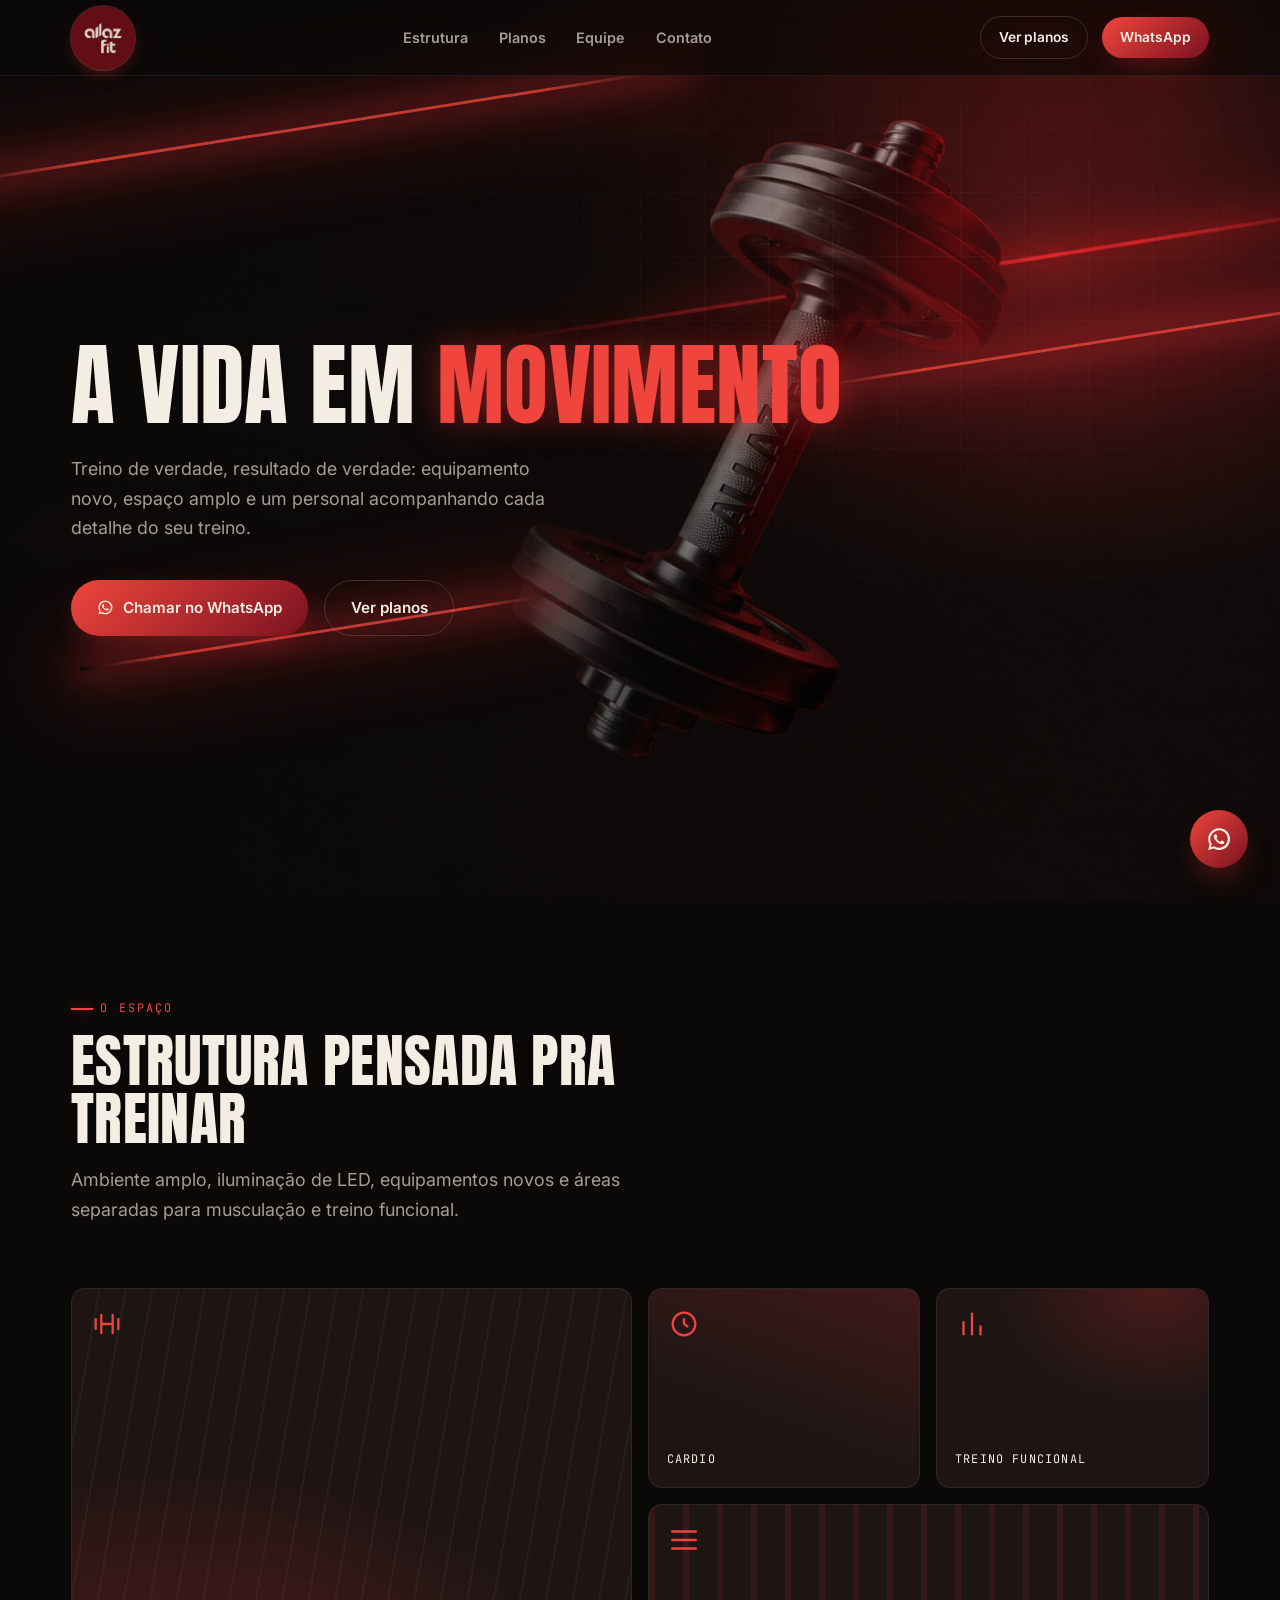
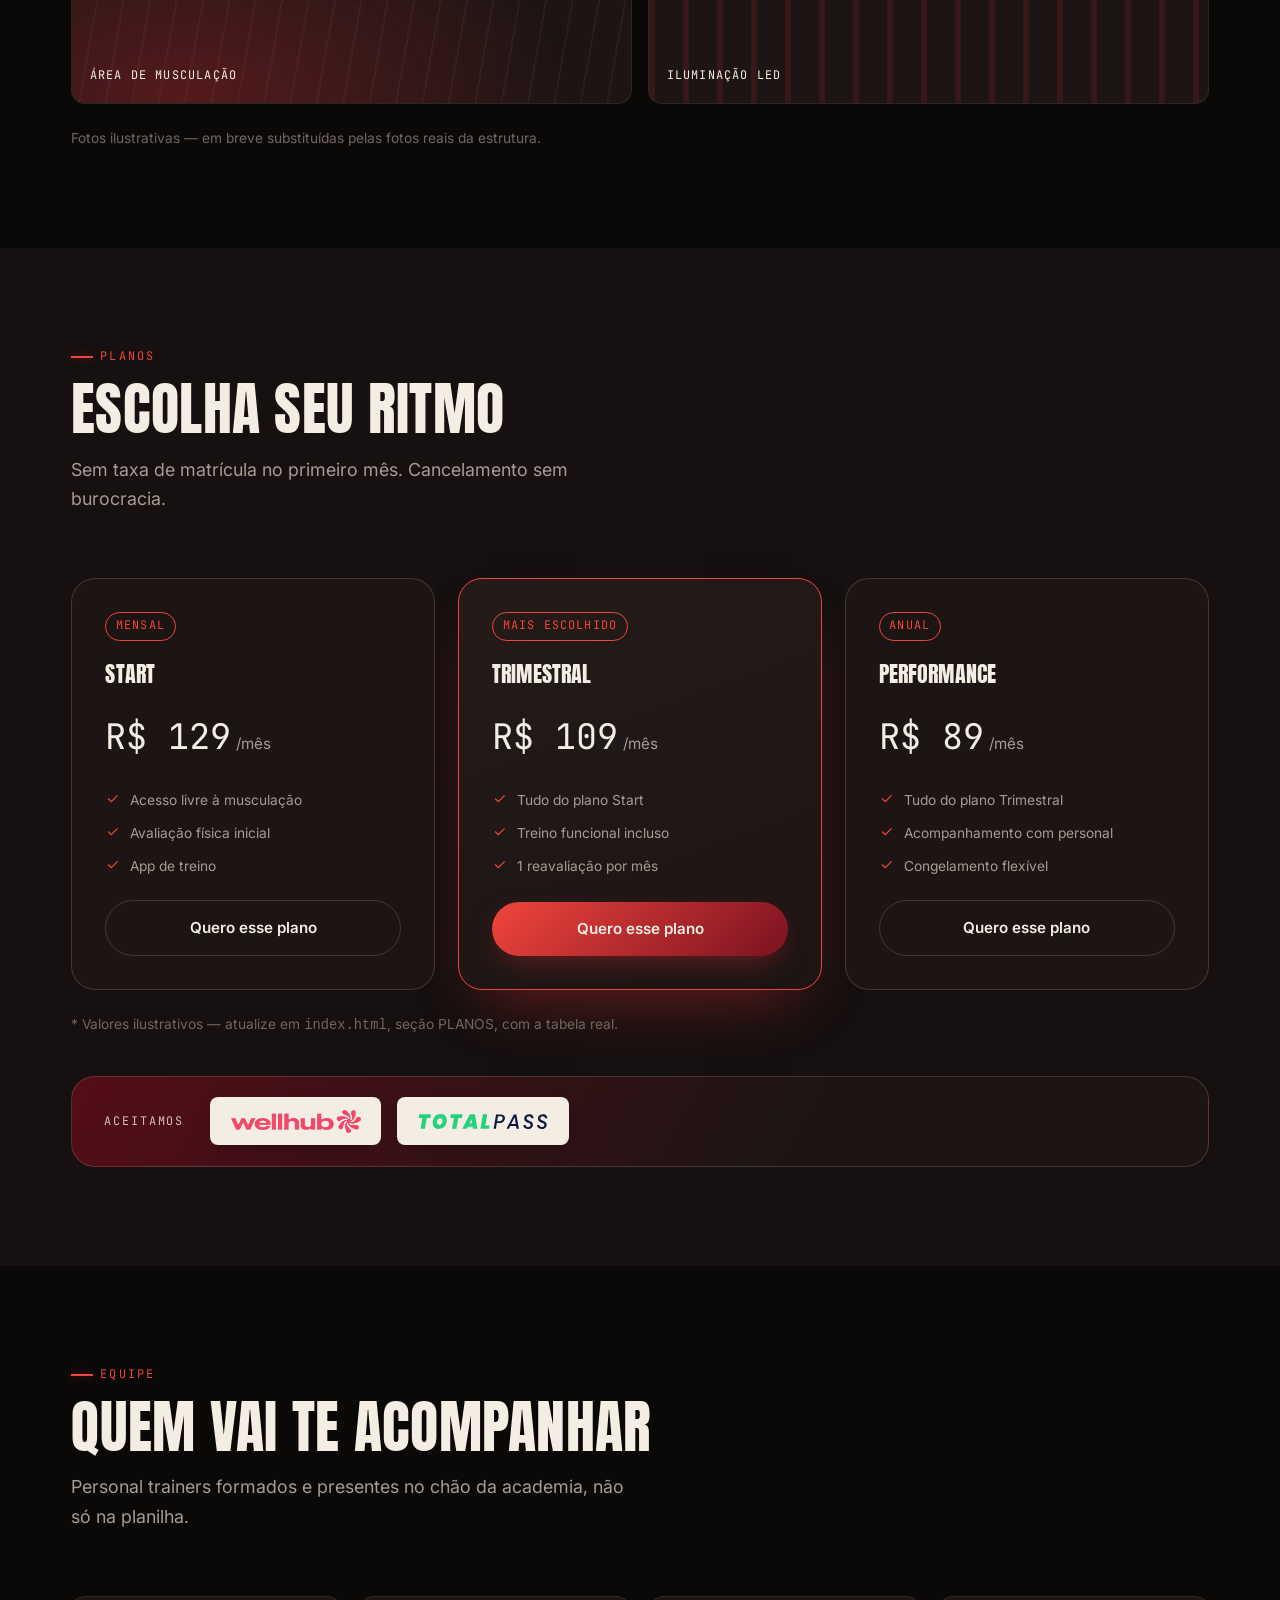
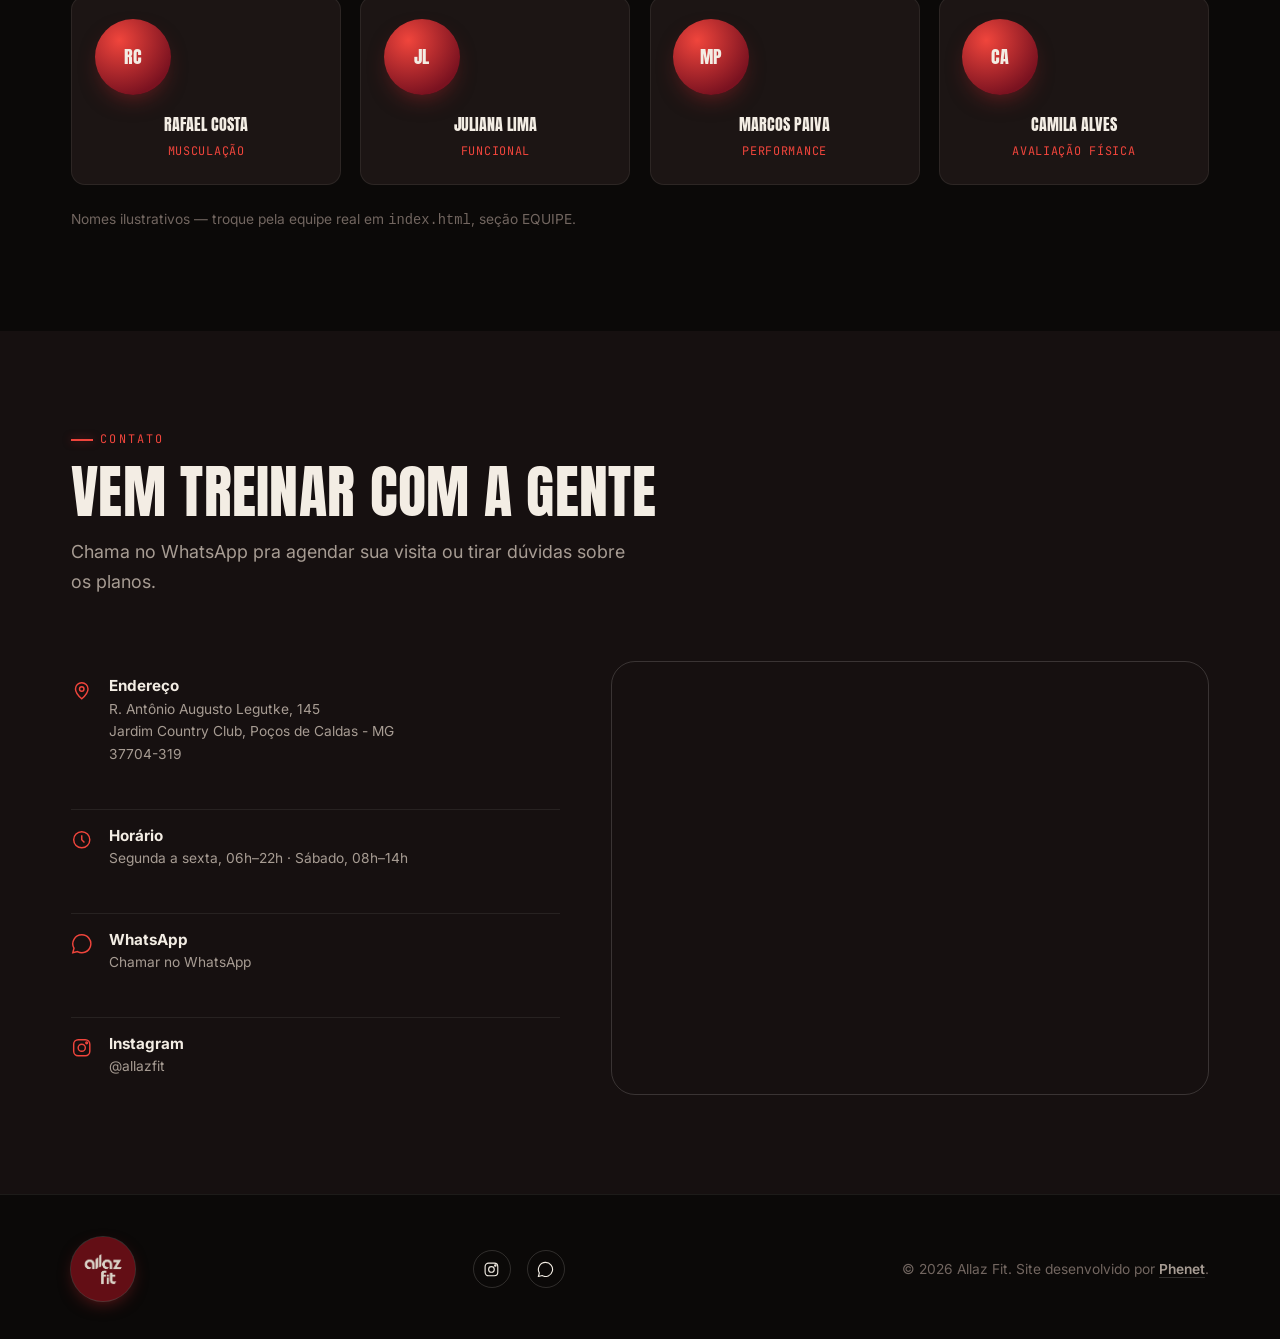
<file: index.html>
<!DOCTYPE html>
<html lang="pt-BR">
<head>
<meta charset="UTF-8">
<meta name="viewport" content="width=device-width, initial-scale=1">
<title>Allaz Fit — Academia em Poços de Caldas</title>
<meta name="description" content="Allaz Fit, academia no Jardim Country Club, Poços de Caldas. Musculação, treino funcional e acompanhamento de personal trainer. A vida em movimento.">

<meta property="og:type" content="business.business">
<meta property="og:title" content="Allaz Fit — Academia em Poços de Caldas">
<meta property="og:description" content="Musculação, treino funcional e acompanhamento de personal trainer no Jardim Country Club.">
<meta property="og:image" content="assets/logo.jpg">

<link rel="icon" href="assets/logo.jpg" type="image/jpeg">
<link rel="apple-touch-icon" href="assets/logo.jpg">
<link rel="preconnect" href="https://fonts.googleapis.com">
<link rel="preconnect" href="https://fonts.gstatic.com" crossorigin>
<link href="https://fonts.googleapis.com/css2?family=Anton&family=Inter:wght@400;500;600;700;800&family=JetBrains+Mono:wght@400;500&display=swap" rel="stylesheet">
<link rel="stylesheet" href="css/style.css">
</head>
<body>

<!-- ============ HEADER ============ -->
<header class="header" id="header">
  <div class="container header__inner">
    <a href="#inicio" class="brand">
      <span class="brand__mark"><img src="assets/logo.jpg" alt="Allaz Fit"></span>
    </a>

    <nav class="nav" id="nav">
      <a href="#estrutura">Estrutura</a>
      <a href="#planos">Planos</a>
      <a href="#equipe">Equipe</a>
      <a href="#contato">Contato</a>
    </nav>

    <div class="header__cta">
      <a href="#planos" class="btn btn--ghost">Ver planos</a>
      <a href="#" class="btn btn--primary js-wa" data-msg="Olá! Vim pelo site da Allaz Fit e quero saber mais sobre os planos.">
        WhatsApp
      </a>
    </div>

    <button class="menu-toggle" id="menuToggle" aria-label="Abrir menu" aria-expanded="false">
      <span></span><span></span><span></span>
    </button>
  </div>
</header>

<!-- ============ HERO ============ -->
<section class="hero" id="inicio">
  <div class="hero__grid" aria-hidden="true"></div>
  <div class="hero__strips" aria-hidden="true">
    <div class="hero__strip hero__strip--1"></div>
    <div class="hero__strip hero__strip--2"></div>
    <div class="hero__strip hero__strip--3"></div>
  </div>

  <div class="container hero__inner">
    <div>
      <h1>A vida em <em>movimento</em></h1>
      <p class="hero__lead">Treino de verdade, resultado de verdade: equipamento novo, espaço amplo e um personal acompanhando cada detalhe do seu treino.</p>
      <div class="hero__cta">
        <a href="#" class="btn btn--primary js-wa" data-msg="Olá! Vim pelo site da Allaz Fit e quero conhecer a academia.">
          <svg viewBox="0 0 24 24" fill="currentColor"><path d="M12 2a10 10 0 0 0-8.66 15L2 22l5.2-1.3A10 10 0 1 0 12 2Zm0 18a8 8 0 0 1-4.1-1.13l-.3-.17-3.08.77.8-2.98-.2-.32A8 8 0 1 1 12 20Zm4.4-5.9c-.24-.12-1.42-.7-1.64-.78-.22-.08-.38-.12-.54.12-.16.24-.62.78-.76.94-.14.16-.28.18-.52.06-.24-.12-1.02-.38-1.94-1.2-.72-.64-1.2-1.44-1.34-1.68-.14-.24-.02-.37.1-.49.11-.11.24-.28.36-.42.12-.14.16-.24.24-.4.08-.16.04-.3-.02-.42-.06-.12-.54-1.3-.74-1.78-.2-.46-.4-.4-.54-.4h-.46c-.16 0-.42.06-.64.3-.22.24-.84.82-.84 2s.86 2.32.98 2.48c.12.16 1.7 2.6 4.12 3.64.58.25 1.03.4 1.38.51.58.18 1.1.16 1.52.1.46-.07 1.42-.58 1.62-1.14.2-.56.2-1.04.14-1.14-.06-.1-.22-.16-.46-.28Z"/></svg>
          Chamar no WhatsApp
        </a>
        <a href="#planos" class="btn btn--ghost">Ver planos</a>
      </div>
    </div>
  </div>
</section>

<!-- ============ ESTRUTURA ============ -->
<section class="section" id="estrutura">
  <div class="container">
    <div class="eyebrow">O espaço</div>
    <div class="section__head" data-reveal>
      <h2>Estrutura pensada pra treinar</h2>
      <p>Ambiente amplo, iluminação de LED, equipamentos novos e áreas separadas para musculação e treino funcional.</p>
    </div>

    <div class="gallery" data-reveal>
      <div class="shot shot--a">
        <svg class="shot__icon" viewBox="0 0 24 24" fill="none" stroke="currentColor" stroke-width="1.6"><path d="M4 8v8M8 5v14M16 5v14M20 8v8M8 12h8"/></svg>
        <span class="shot__label">Área de musculação</span>
      </div>
      <div class="shot shot--b">
        <svg class="shot__icon" viewBox="0 0 24 24" fill="none" stroke="currentColor" stroke-width="1.6"><circle cx="12" cy="12" r="8"/><path d="M12 8v4l3 2"/></svg>
        <span class="shot__label">Cardio</span>
      </div>
      <div class="shot shot--c">
        <svg class="shot__icon" viewBox="0 0 24 24" fill="none" stroke="currentColor" stroke-width="1.6"><path d="M6 20V10M12 20V4M18 20v-7"/></svg>
        <span class="shot__label">Treino funcional</span>
      </div>
      <div class="shot shot--d">
        <svg class="shot__icon" viewBox="0 0 24 24" fill="none" stroke="currentColor" stroke-width="1.6"><path d="M3 12h18M3 6h18M3 18h18"/></svg>
        <span class="shot__label">Iluminação LED</span>
      </div>
    </div>
    <!-- Trocar por fotos reais: substitua cada <div class="shot ..."> pelo conteúdo,
         mantendo a classe, por <img src="assets/estrutura-1.jpg" alt="..."> -->
    <p class="note">Fotos ilustrativas — em breve substituídas pelas fotos reais da estrutura.</p>
  </div>
</section>

<!-- ============ PLANOS ============ -->
<section class="section section--alt" id="planos">
  <div class="container">
    <div class="eyebrow">Planos</div>
    <div class="section__head" data-reveal>
      <h2>Escolha seu ritmo</h2>
      <p>Sem taxa de matrícula no primeiro mês. Cancelamento sem burocracia.</p>
    </div>

    <div class="plans" data-reveal>
      <article class="plan">
        <span class="plan__tag">Mensal</span>
        <h3 class="plan__name">Start</h3>
        <div class="plan__price">R$ 129<span>/mês</span></div>
        <ul class="plan__list">
          <li><svg viewBox="0 0 24 24" fill="none" stroke="currentColor" stroke-width="2"><path d="M5 12l5 5L20 7"/></svg>Acesso livre à musculação</li>
          <li><svg viewBox="0 0 24 24" fill="none" stroke="currentColor" stroke-width="2"><path d="M5 12l5 5L20 7"/></svg>Avaliação física inicial</li>
          <li><svg viewBox="0 0 24 24" fill="none" stroke="currentColor" stroke-width="2"><path d="M5 12l5 5L20 7"/></svg>App de treino</li>
        </ul>
        <a href="#" class="btn btn--ghost js-wa" data-msg="Olá! Quero contratar o plano Start da Allaz Fit.">Quero esse plano</a>
      </article>

      <article class="plan plan--featured">
        <span class="plan__tag">Mais escolhido</span>
        <h3 class="plan__name">Trimestral</h3>
        <div class="plan__price">R$ 109<span>/mês</span></div>
        <ul class="plan__list">
          <li><svg viewBox="0 0 24 24" fill="none" stroke="currentColor" stroke-width="2"><path d="M5 12l5 5L20 7"/></svg>Tudo do plano Start</li>
          <li><svg viewBox="0 0 24 24" fill="none" stroke="currentColor" stroke-width="2"><path d="M5 12l5 5L20 7"/></svg>Treino funcional incluso</li>
          <li><svg viewBox="0 0 24 24" fill="none" stroke="currentColor" stroke-width="2"><path d="M5 12l5 5L20 7"/></svg>1 reavaliação por mês</li>
        </ul>
        <a href="#" class="btn btn--primary js-wa" data-msg="Olá! Quero contratar o plano Trimestral da Allaz Fit.">Quero esse plano</a>
      </article>

      <article class="plan">
        <span class="plan__tag">Anual</span>
        <h3 class="plan__name">Performance</h3>
        <div class="plan__price">R$ 89<span>/mês</span></div>
        <ul class="plan__list">
          <li><svg viewBox="0 0 24 24" fill="none" stroke="currentColor" stroke-width="2"><path d="M5 12l5 5L20 7"/></svg>Tudo do plano Trimestral</li>
          <li><svg viewBox="0 0 24 24" fill="none" stroke="currentColor" stroke-width="2"><path d="M5 12l5 5L20 7"/></svg>Acompanhamento com personal</li>
          <li><svg viewBox="0 0 24 24" fill="none" stroke="currentColor" stroke-width="2"><path d="M5 12l5 5L20 7"/></svg>Congelamento flexível</li>
        </ul>
        <a href="#" class="btn btn--ghost js-wa" data-msg="Olá! Quero contratar o plano Performance da Allaz Fit.">Quero esse plano</a>
      </article>
    </div>
    <p class="note">* Valores ilustrativos — atualize em <code>index.html</code>, seção PLANOS, com a tabela real.</p>

    <div class="partners" data-reveal>
      <span class="partners__label">Aceitamos</span>
      <div class="partners__logos">
        <span class="partners__badge"><img src="assets/wellhub.png" alt="Wellhub"></span>
        <span class="partners__badge"><img src="assets/totalpass.svg" alt="TotalPass"></span>
      </div>
    </div>
  </div>
</section>

<!-- ============ EQUIPE ============ -->
<section class="section" id="equipe">
  <div class="container">
    <div class="eyebrow">Equipe</div>
    <div class="section__head" data-reveal>
      <h2>Quem vai te acompanhar</h2>
      <p>Personal trainers formados e presentes no chão da academia, não só na planilha.</p>
    </div>

    <div class="team" data-reveal>
      <div class="member">
        <div class="member__avatar">RC</div>
        <div class="member__name">Rafael Costa</div>
        <div class="member__role">Musculação</div>
      </div>
      <div class="member">
        <div class="member__avatar">JL</div>
        <div class="member__name">Juliana Lima</div>
        <div class="member__role">Funcional</div>
      </div>
      <div class="member">
        <div class="member__avatar">MP</div>
        <div class="member__name">Marcos Paiva</div>
        <div class="member__role">Performance</div>
      </div>
      <div class="member">
        <div class="member__avatar">CA</div>
        <div class="member__name">Camila Alves</div>
        <div class="member__role">Avaliação física</div>
      </div>
    </div>
    <p class="note">Nomes ilustrativos — troque pela equipe real em <code>index.html</code>, seção EQUIPE.</p>
  </div>
</section>

<!-- ============ CONTATO ============ -->
<section class="section section--alt" id="contato">
  <div class="container">
    <div class="eyebrow">Contato</div>
    <div class="section__head" data-reveal>
      <h2>Vem treinar com a gente</h2>
      <p>Chama no WhatsApp pra agendar sua visita ou tirar dúvidas sobre os planos.</p>
    </div>

    <div class="contact" data-reveal>
      <div class="contact__info">
        <div class="info-row">
          <svg viewBox="0 0 24 24" fill="none" stroke="currentColor" stroke-width="1.6"><path d="M12 21s-7-6.1-7-11a7 7 0 0 1 14 0c0 4.9-7 11-7 11Z"/><circle cx="12" cy="10" r="2.5"/></svg>
          <div>
            <h4>Endereço</h4>
            <p>R. Antônio Augusto Legutke, 145<br>Jardim Country Club, Poços de Caldas - MG<br>37704-319</p>
          </div>
        </div>
        <div class="info-row">
          <svg viewBox="0 0 24 24" fill="none" stroke="currentColor" stroke-width="1.6"><circle cx="12" cy="12" r="9"/><path d="M12 7v5l3 3"/></svg>
          <div>
            <h4>Horário</h4>
            <p>Segunda a sexta, 06h–22h · Sábado, 08h–14h</p>
          </div>
        </div>
        <div class="info-row">
          <svg viewBox="0 0 24 24" fill="none" stroke="currentColor" stroke-width="1.6"><path d="M12 2a10 10 0 0 0-8.66 15L2 22l5.2-1.3A10 10 0 1 0 12 2Z"/></svg>
          <div>
            <h4>WhatsApp</h4>
            <p><a href="#" class="js-wa" data-msg="Olá! Vim pelo site da Allaz Fit.">Chamar no WhatsApp</a></p>
          </div>
        </div>
        <div class="info-row">
          <svg viewBox="0 0 24 24" fill="none" stroke="currentColor" stroke-width="1.6"><rect x="3" y="3" width="18" height="18" rx="5"/><circle cx="12" cy="12" r="4"/><circle cx="17.5" cy="6.5" r="1"/></svg>
          <div>
            <h4>Instagram</h4>
            <p><a href="https://instagram.com/allazfit" target="_blank" rel="noopener">@allazfit</a></p>
          </div>
        </div>
      </div>

      <div class="contact__map">
        <iframe src="https://maps.google.com/maps?q=R.%20Ant%C3%B4nio%20Augusto%20Legutke%2C%20145%2C%20Jardim%20Country%20Club%2C%20Po%C3%A7os%20de%20Caldas%20-%20MG%2C%2037704-319&z=16&output=embed" loading="lazy" referrerpolicy="no-referrer-when-downgrade" title="Localização Allaz Fit"></iframe>
      </div>
    </div>
  </div>
</section>

<!-- ============ FOOTER ============ -->
<footer class="footer">
  <div class="container footer__inner">
    <a href="#inicio" class="brand">
      <span class="brand__mark"><img src="assets/logo.jpg" alt="Allaz Fit"></span>
    </a>

    <div class="footer__social">
      <a href="https://instagram.com/allazfit" target="_blank" rel="noopener" aria-label="Instagram">
        <svg viewBox="0 0 24 24" fill="none" stroke="currentColor" stroke-width="1.6"><rect x="3" y="3" width="18" height="18" rx="5"/><circle cx="12" cy="12" r="4"/><circle cx="17.5" cy="6.5" r="1"/></svg>
      </a>
      <a href="#" class="js-wa" data-msg="Olá! Vim pelo site da Allaz Fit." aria-label="WhatsApp">
        <svg viewBox="0 0 24 24" fill="none" stroke="currentColor" stroke-width="1.6"><path d="M12 2a10 10 0 0 0-8.66 15L2 22l5.2-1.3A10 10 0 1 0 12 2Z"/></svg>
      </a>
    </div>

    <p class="footer__credit">© <span id="year"></span> Allaz Fit. Site desenvolvido por <a href="https://phenet.com.br" target="_blank" rel="noopener">Phenet</a>.</p>
  </div>
</footer>

<!-- ============ WHATSAPP FLOAT ============ -->
<a href="#" class="wa-float js-wa" id="waFloat" data-msg="Olá! Vim pelo site da Allaz Fit." aria-label="Chamar no WhatsApp">
  <svg viewBox="0 0 24 24" fill="currentColor"><path d="M12 2a10 10 0 0 0-8.66 15L2 22l5.2-1.3A10 10 0 1 0 12 2Zm0 18a8 8 0 0 1-4.1-1.13l-.3-.17-3.08.77.8-2.98-.2-.32A8 8 0 1 1 12 20Zm4.4-5.9c-.24-.12-1.42-.7-1.64-.78-.22-.08-.38-.12-.54.12-.16.24-.62.78-.76.94-.14.16-.28.18-.52.06-.24-.12-1.02-.38-1.94-1.2-.72-.64-1.2-1.44-1.34-1.68-.14-.24-.02-.37.1-.49.11-.11.24-.28.36-.42.12-.14.16-.24.24-.4.08-.16.04-.3-.02-.42-.06-.12-.54-1.3-.74-1.78-.2-.46-.4-.4-.54-.4h-.46c-.16 0-.42.06-.64.3-.22.24-.84.82-.84 2s.86 2.32.98 2.48c.12.16 1.7 2.6 4.12 3.64.58.25 1.03.4 1.38.51.58.18 1.1.16 1.52.1.46-.07 1.42-.58 1.62-1.14.2-.56.2-1.04.14-1.14-.06-.1-.22-.16-.46-.28Z"/></svg>
</a>

<script src="js/main.js"></script>
</body>
</html>
</file>
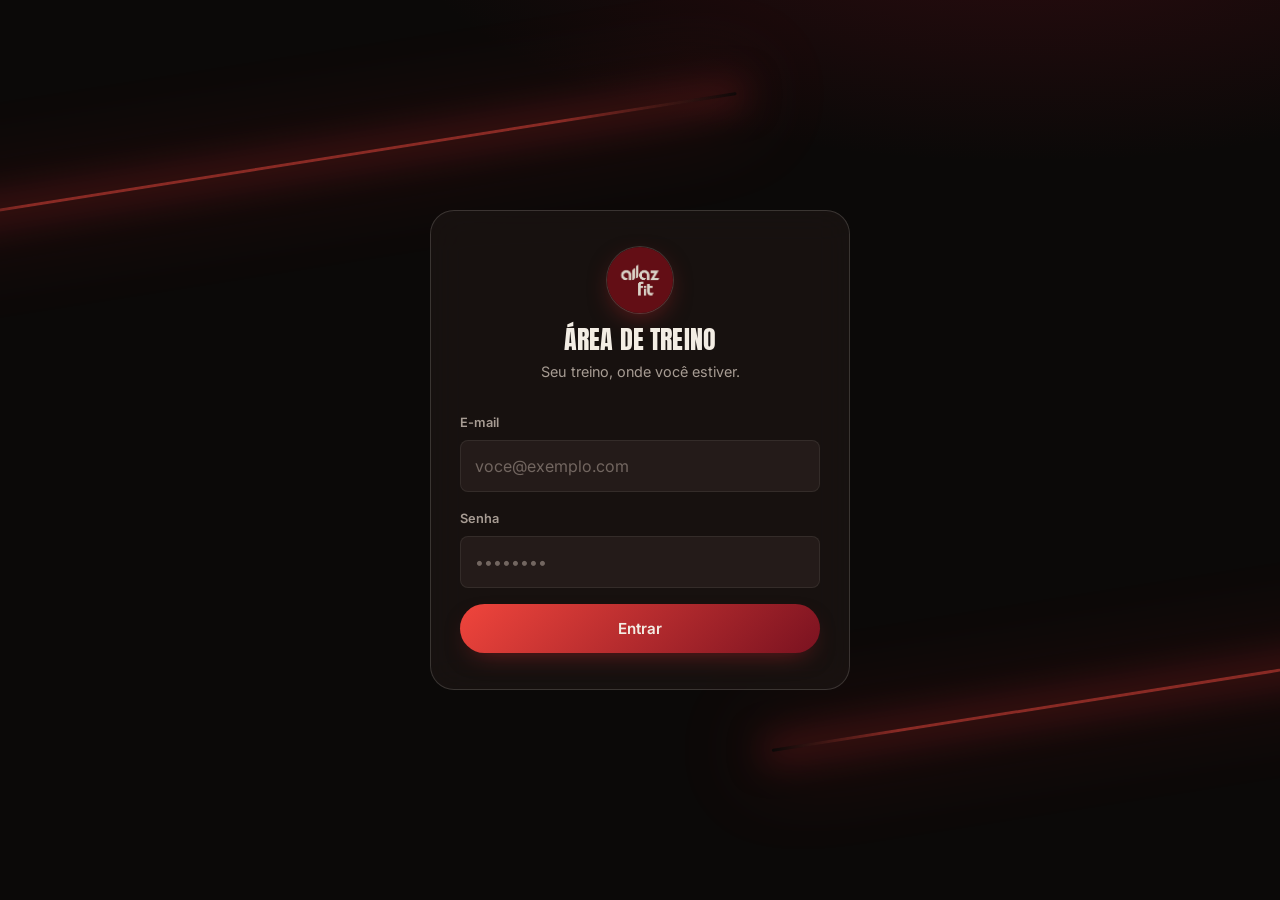
<file: app/index.html>
<!doctype html>
<html lang="pt-BR">
<head>
<meta charset="utf-8">
<meta name="viewport" content="width=device-width,initial-scale=1">
<meta name="theme-color" content="#0B0908">
<title>Entrar — Área de Treino Allaz Fit</title>
<link rel="icon" href="../assets/logo.jpg">
<link rel="preconnect" href="https://fonts.googleapis.com">
<link rel="preconnect" href="https://fonts.gstatic.com" crossorigin>
<link href="https://fonts.googleapis.com/css2?family=Anton&family=Inter:wght@400;500;600;700&family=JetBrains+Mono:wght@400;500&display=swap" rel="stylesheet">
<link rel="stylesheet" href="css/app.css">
</head>
<body class="app">

<main class="login">
  <div class="login__faixa login__faixa--1" aria-hidden="true"></div>
  <div class="login__faixa login__faixa--2" aria-hidden="true"></div>

  <div class="login__caixa">
    <div class="login__marca">
      <img src="../assets/logo.jpg" alt="Allaz Fit">
      <div>
        <h1 class="login__titulo">Área de treino</h1>
        <p class="login__sub">Seu treino, onde você estiver.</p>
      </div>
    </div>

    <form id="form">
      <label class="campo">
        <span class="campo__rotulo">E-mail</span>
        <input type="email" id="email" autocomplete="username" placeholder="voce@exemplo.com" required>
      </label>

      <label class="campo">
        <span class="campo__rotulo">Senha</span>
        <input type="password" id="senha" autocomplete="current-password" placeholder="••••••••" required>
      </label>

      <p class="aviso" id="erro" hidden></p>

      <button class="b b--primario b--bloco" type="submit" id="entrar">Entrar</button>
    </form>
  </div>
</main>

<script type="module">
  import { entrar, perfilAtual, paginaDoPapel } from './js/auth.js';

  const perfilJaLogado = await perfilAtual();
  if (perfilJaLogado) {
    window.location.replace(paginaDoPapel(perfilJaLogado.papel));
  }

  const form = document.getElementById('form');
  const botao = document.getElementById('entrar');
  const erro = document.getElementById('erro');

  form.addEventListener('submit', async (e) => {
    e.preventDefault();
    erro.hidden = true;
    botao.disabled = true;
    botao.textContent = 'Entrando…';

    const email = document.getElementById('email').value;
    const senha = document.getElementById('senha').value;
    const resultado = await entrar(email, senha);

    if (!resultado.ok) {
      erro.textContent = resultado.erro;
      erro.hidden = false;
      botao.disabled = false;
      botao.textContent = 'Entrar';
      return;
    }

    window.location.href = paginaDoPapel(resultado.papel);
  });
</script>

</body>
</html>
</file>
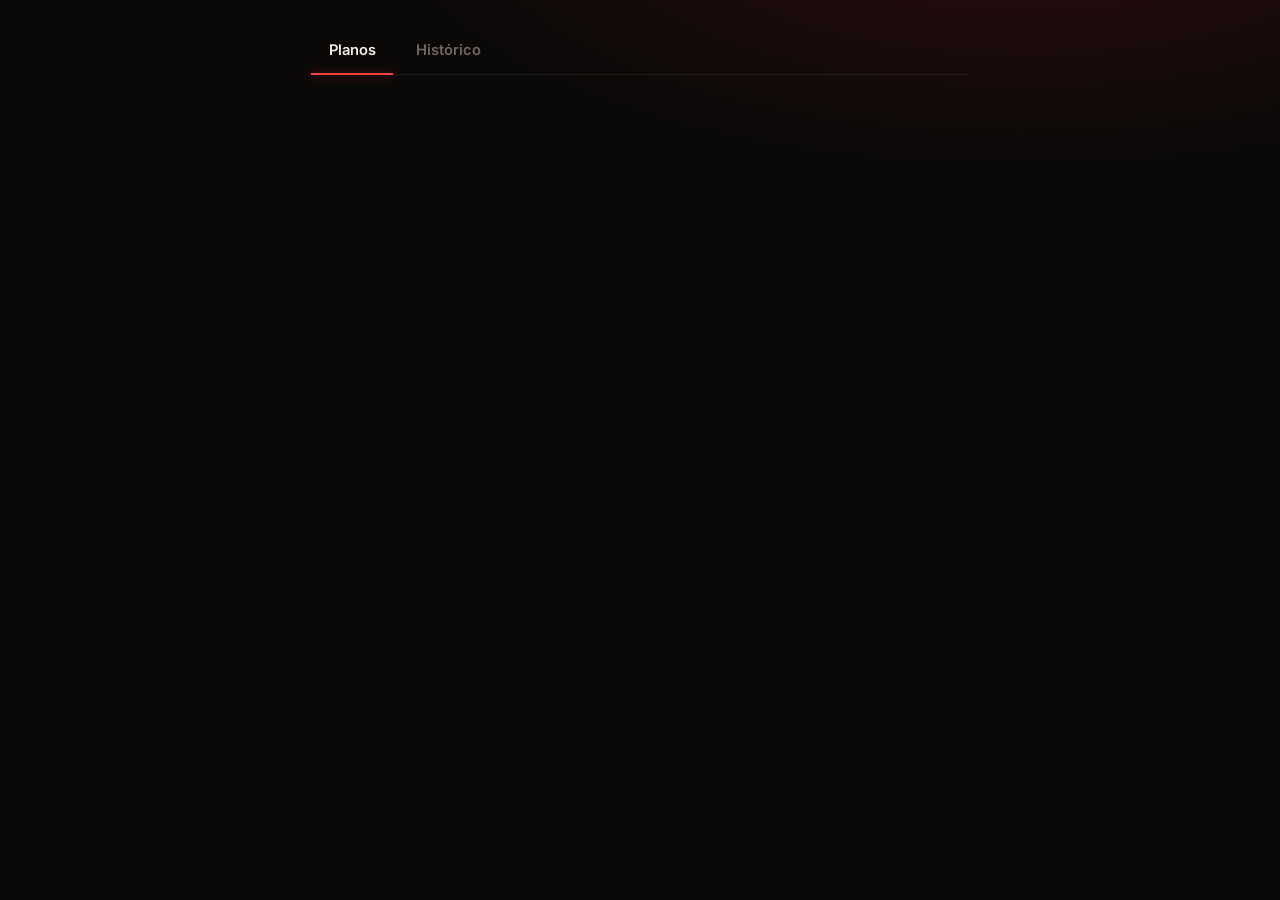
<file: app/aluno.html>
<!doctype html>
<html lang="pt-BR">
<head>
<meta charset="utf-8">
<meta name="viewport" content="width=device-width,initial-scale=1">
<meta name="theme-color" content="#0B0908">
<title>Aluno — Allaz Fit</title>
<link rel="icon" href="../assets/logo.jpg">
<link rel="preconnect" href="https://fonts.googleapis.com">
<link rel="preconnect" href="https://fonts.gstatic.com" crossorigin>
<link href="https://fonts.googleapis.com/css2?family=Anton&family=Inter:wght@400;500;600;700&family=JetBrains+Mono:wght@400;500&display=swap" rel="stylesheet">
<link rel="stylesheet" href="css/app.css">
</head>
<body class="app">

<div id="topo"></div>

<main class="app-conteudo">
  <div class="abas" role="tablist">
    <button role="tab" id="t-planos" aria-selected="true">Planos</button>
    <button role="tab" id="t-historico" aria-selected="false">Histórico</button>
  </div>

  <section id="painel-planos"></section>
  <section id="painel-historico" hidden></section>
</main>

<script type="module">
import { sb } from './js/supabase.js';
import { exigirSessao } from './js/auth.js';
import { esc, montarTopo, icone, formatarDataLonga } from './js/demo.js';
import { montarHistorico } from './js/historico.js';

await exigirSessao('personal');

const alunoId = new URLSearchParams(location.search).get('id');
if (!alunoId) window.location.replace('personal.html');

// Se o RLS não devolveu o aluno, ele não é deste personal — ou não existe.
// Nos dois casos a resposta é a mesma, para não revelar a existência da conta.
const { data: a } = await sb
  .from('profiles').select('id, nome, telefone').eq('id', alunoId).single();

if (!a) {
  document.body.innerHTML = '<div class="vazio" style="margin:4rem auto;max-width:400px">Aluno não encontrado.</div>';
  throw new Error('aluno inacessivel');
}

document.getElementById('topo').innerHTML = montarTopo({
  titulo: a.nome,
  sub: a.telefone || 'Aluno',
  voltar: 'personal.html',
});

/* ---------- aba Planos ---------- */

async function desenharPlanos(){
  const el = document.getElementById('painel-planos');
  const { data: planos, error } = await sb
    .from('planos')
    .select('id, nome, objetivo, ativo, inicio, divisoes(id)')
    .eq('aluno_id', a.id)
    .order('criado_em', { ascending: false });

  if (error) {
    el.innerHTML = '<div class="vazio">Não foi possível carregar os planos.</div>';
    return;
  }

  const lista = (planos ?? []).length === 0
    ? `<div class="vazio">
         <strong>Nenhum plano ainda</strong>
         Monte o primeiro treino deste aluno.
       </div>`
    : planos.map(p => `
        <div class="plano-cartao ${p.ativo ? 'plano-cartao--ativo' : ''}" style="margin-bottom:.7rem">
          <div class="plano-cartao__topo">
            <div style="flex:1;min-width:0">
              <div class="plano-cartao__nome">${esc(p.nome)}</div>
              <div class="plano-cartao__meta">
                ${esc(p.objetivo || 'Sem objetivo definido')}
                · ${p.divisoes.length} treino${p.divisoes.length === 1 ? '' : 's'}
                · desde ${esc(formatarDataLonga(p.inicio))}
              </div>
            </div>
            ${p.ativo ? '<span class="chip chip--ativo">Ativo</span>' : ''}
          </div>
          <div class="plano-cartao__rodape">
            <a class="b b--fantasma b--sutil" href="plano.html?id=${esc(p.id)}">Editar treino</a>
            ${p.ativo ? '' : `<button class="b b--sutil" data-ativar="${esc(p.id)}">Tornar ativo</button>`}
          </div>
        </div>`).join('');

  el.innerHTML = `
    <div class="barra-acao">
      <a class="b b--primario" href="plano.html?aluno=${esc(a.id)}">
        ${icone.mais} Novo plano
      </a>
    </div>
    ${lista}`;

  el.querySelectorAll('[data-ativar]').forEach(btn => {
    btn.addEventListener('click', async () => {
      btn.disabled = true;
      // Ativar um plano desativa os outros: o aluno tem um treino da vez.
      await sb.from('planos').update({ ativo: false }).eq('aluno_id', a.id);
      await sb.from('planos').update({ ativo: true }).eq('id', btn.dataset.ativar);
      await desenharPlanos();
    });
  });
}

/* ---------- aba Histórico ---------- */
// Mesma consulta que o aluno vê na própria tela, com aluno_id fixado no
// aluno da URL — o RLS garante que só chega aqui quem é deste personal.

function desenharHistorico(){
  montarHistorico(a.id, document.getElementById('painel-historico'));
}

/* ---------- abas ---------- */

const abas = [
  {botao:'t-planos',    painel:'painel-planos'},
  {botao:'t-historico', painel:'painel-historico'},
];

abas.forEach(({botao, painel}) => {
  document.getElementById(botao).addEventListener('click', () => {
    abas.forEach(x => {
      const ativo = x.botao === botao;
      document.getElementById(x.botao).setAttribute('aria-selected', String(ativo));
      document.getElementById(x.painel).hidden = !ativo;
    });
  });
});

desenharPlanos();
desenharHistorico();
</script>

</body>
</html>
</file>
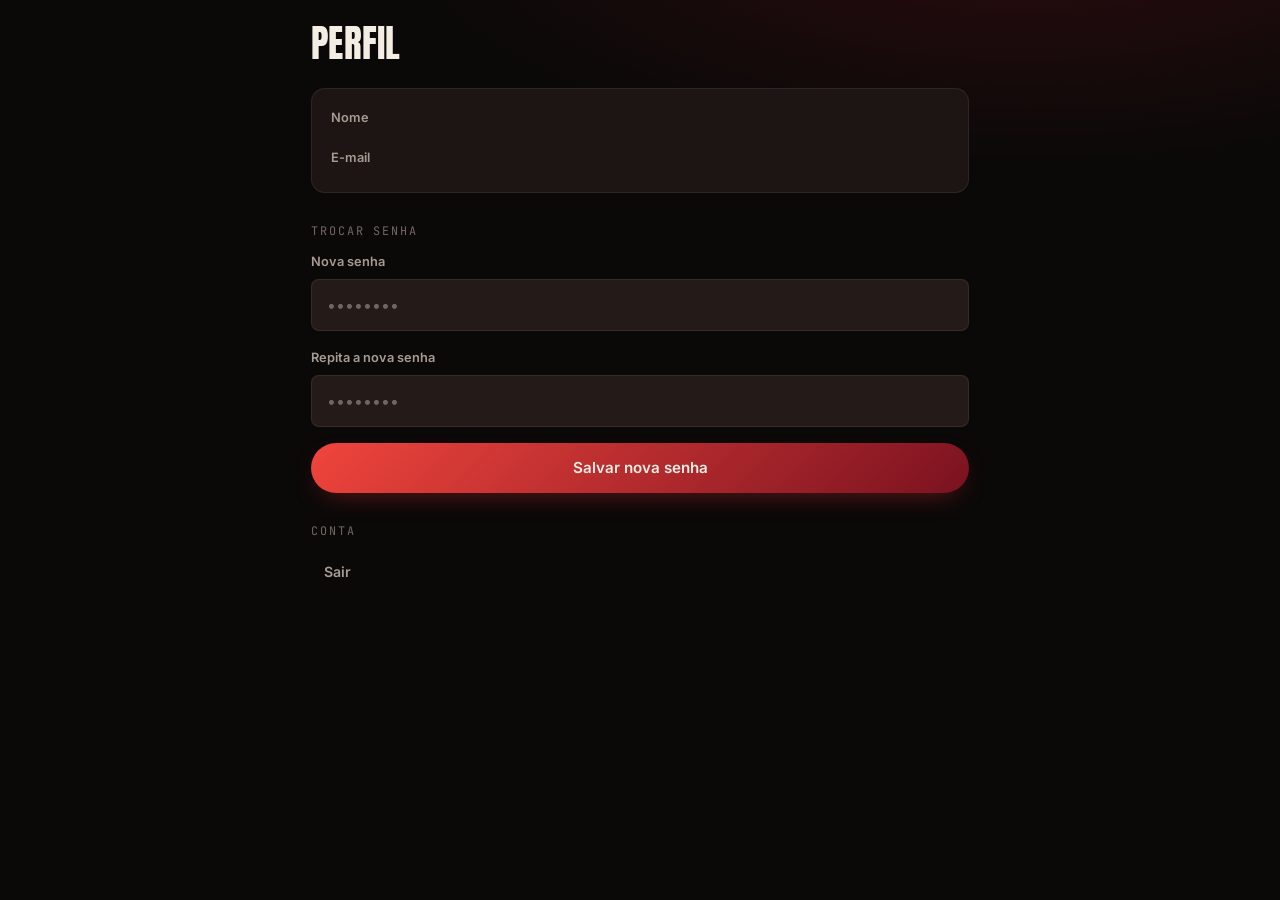
<file: app/perfil.html>
<!doctype html>
<html lang="pt-BR">
<head>
<meta charset="utf-8">
<meta name="viewport" content="width=device-width,initial-scale=1">
<meta name="theme-color" content="#0B0908">
<title>Perfil — Allaz Fit</title>
<link rel="icon" href="../assets/logo.jpg">
<link rel="preconnect" href="https://fonts.googleapis.com">
<link rel="preconnect" href="https://fonts.gstatic.com" crossorigin>
<link href="https://fonts.googleapis.com/css2?family=Anton&family=Inter:wght@400;500;600;700&family=JetBrains+Mono:wght@400;500&display=swap" rel="stylesheet">
<link rel="stylesheet" href="css/app.css">
</head>
<body class="app">

<div id="topo"></div>

<main class="app-conteudo">
  <div class="tela-cabecalho">
    <h1 class="tela-titulo">Perfil</h1>
  </div>

  <div class="plano-cartao" style="margin-bottom:1.2rem">
    <div>
      <div class="campo__rotulo">Nome</div>
      <div id="p-nome" style="color:var(--bone);font-weight:600"></div>
    </div>
    <div>
      <div class="campo__rotulo">E-mail</div>
      <div id="p-email" style="color:var(--smoke)"></div>
    </div>
  </div>

  <h2 class="secao-rotulo">Trocar senha</h2>
  <p class="aviso" id="senha-erro" hidden></p>
  <p class="aviso aviso--ok" id="senha-ok" hidden>Senha alterada.</p>
  <label class="campo">
    <span class="campo__rotulo">Nova senha</span>
    <input type="password" id="nova-senha" placeholder="••••••••">
  </label>
  <label class="campo">
    <span class="campo__rotulo">Repita a nova senha</span>
    <input type="password" id="nova-senha-2" placeholder="••••••••">
  </label>
  <button class="b b--primario b--bloco" id="salvar-senha">Salvar nova senha</button>

  <h2 class="secao-rotulo" style="margin-top:2rem">Conta</h2>
  <button class="b b--sutil" id="sair-perfil">Sair</button>
</main>

<script type="module">
import { sb } from './js/supabase.js';
import { exigirSessao, sair, trocarSenha, paginaDoPapel } from './js/auth.js';
import { montarTopo, icone, esc, mostrarErro, limparErro } from './js/demo.js';

const perfil = await exigirSessao();

document.getElementById('topo').innerHTML = montarTopo({
  titulo: 'Perfil',
  voltar: paginaDoPapel(perfil.papel),
});

document.getElementById('p-nome').textContent = perfil.nome;
const { data: { user } } = await sb.auth.getUser();
document.getElementById('p-email').textContent = user?.email ?? '';

document.getElementById('sair-perfil').addEventListener('click', async () => {
  await sair();
  window.location.replace('index.html');
});

document.getElementById('salvar-senha').addEventListener('click', async () => {
  const elErro = document.getElementById('senha-erro');
  const elOk = document.getElementById('senha-ok');
  limparErro(elErro);
  elOk.hidden = true;

  const nova = document.getElementById('nova-senha').value;
  const nova2 = document.getElementById('nova-senha-2').value;
  if (nova !== nova2) {
    mostrarErro(elErro, 'As senhas não coincidem.');
    return;
  }
  const resultado = await trocarSenha(nova);
  if (!resultado.ok) {
    mostrarErro(elErro, resultado.erro);
    return;
  }
  elOk.hidden = false;
  document.getElementById('nova-senha').value = '';
  document.getElementById('nova-senha-2').value = '';
});
</script>

</body>
</html>
</file>
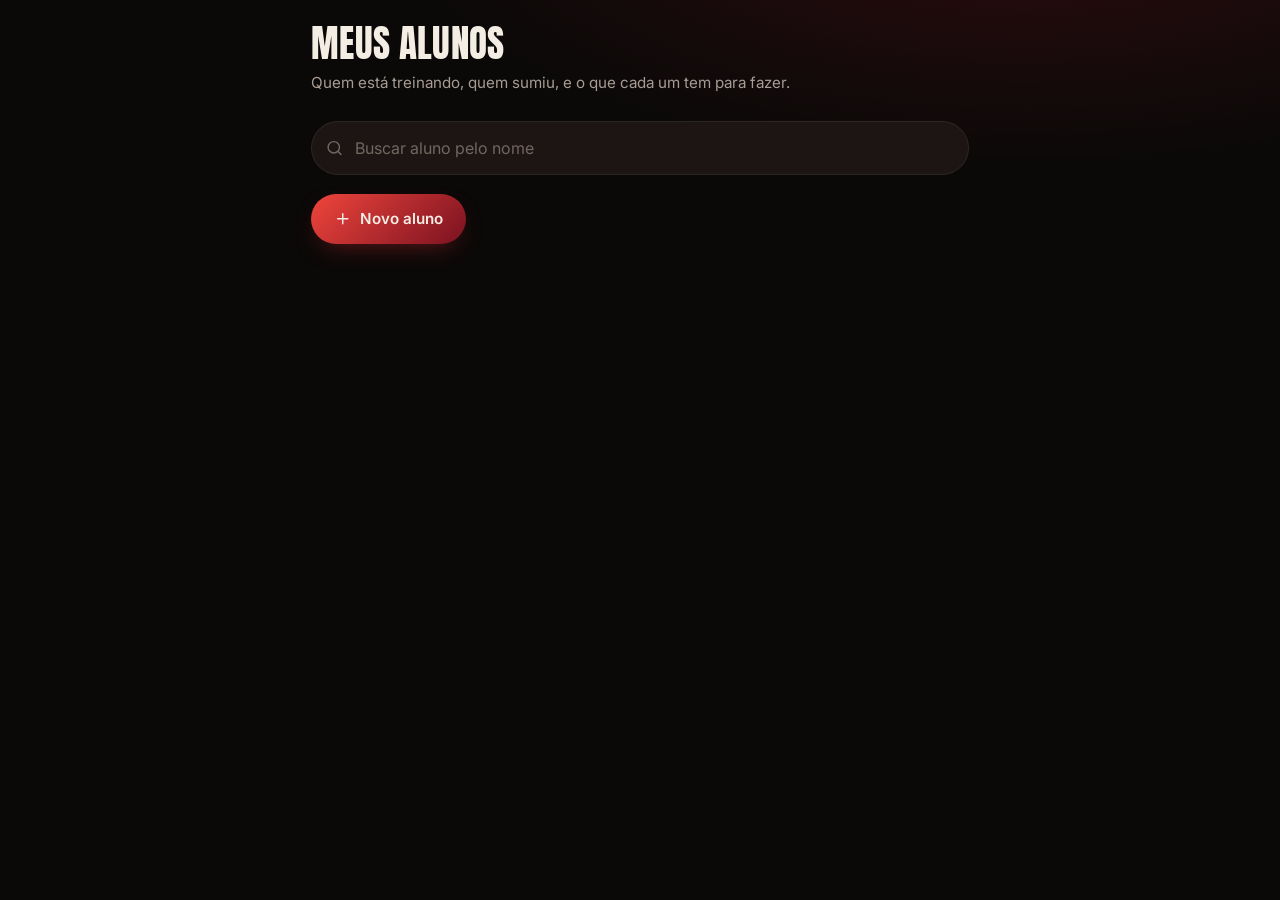
<file: app/personal.html>
<!doctype html>
<html lang="pt-BR">
<head>
<meta charset="utf-8">
<meta name="viewport" content="width=device-width,initial-scale=1">
<meta name="theme-color" content="#0B0908">
<title>Meus alunos — Allaz Fit</title>
<link rel="icon" href="../assets/logo.jpg">
<link rel="preconnect" href="https://fonts.googleapis.com">
<link rel="preconnect" href="https://fonts.gstatic.com" crossorigin>
<link href="https://fonts.googleapis.com/css2?family=Anton&family=Inter:wght@400;500;600;700&family=JetBrains+Mono:wght@400;500&display=swap" rel="stylesheet">
<link rel="stylesheet" href="css/app.css">
</head>
<body class="app">

<div id="topo"></div>

<main class="app-conteudo">
  <div class="tela-cabecalho">
    <h1 class="tela-titulo">Meus alunos</h1>
    <p class="tela-sub">Quem está treinando, quem sumiu, e o que cada um tem para fazer.</p>
  </div>

  <div class="busca">
    <svg viewBox="0 0 24 24" fill="none" stroke="currentColor" stroke-width="2" stroke-linecap="round" stroke-linejoin="round"><circle cx="11" cy="11" r="8"/><path d="m21 21-4.3-4.3"/></svg>
    <input type="search" id="busca" placeholder="Buscar aluno pelo nome" aria-label="Buscar aluno">
  </div>

  <div class="barra-acao">
    <button class="b b--primario" id="novo-aluno">
      <svg viewBox="0 0 24 24" fill="none" stroke="currentColor" stroke-width="2" stroke-linecap="round" stroke-linejoin="round"><path d="M12 5v14M5 12h14"/></svg>
      Novo aluno
    </button>
  </div>

  <div class="lista" id="lista"></div>
  <div id="vazio"></div>
</main>

<dialog id="dlg-novo">
  <form method="dialog">
    <div class="modal__cabeca">
      <h2 class="modal__titulo">Novo aluno</h2>
    </div>
    <div class="modal__corpo">
      <p class="aviso" id="n-erro" hidden></p>
      <label class="campo">
        <span class="campo__rotulo">Nome completo</span>
        <input id="n-nome" placeholder="Camila Souza" required>
      </label>
      <label class="campo">
        <span class="campo__rotulo">E-mail</span>
        <input id="n-email" type="email" placeholder="camila@exemplo.com" required>
      </label>
      <div class="campo-linha campo-linha--2" style="margin-bottom:1rem">
        <label class="campo">
          <span class="campo__rotulo">Telefone</span>
          <input id="n-telefone" placeholder="(48) 99999-0000">
        </label>
        <label class="campo">
          <span class="campo__rotulo">Senha inicial</span>
          <input id="n-senha" value="allaz2026" required minlength="6">
        </label>
      </div>
      <p class="campo__dica">
        O aluno entra com esse e-mail e senha, e pode trocar a senha depois no
        perfil dele.
      </p>
    </div>
    <div class="modal__rodape">
      <button class="b b--fantasma" type="button" id="n-cancelar">Cancelar</button>
      <button class="b b--primario" type="button" id="n-salvar">Cadastrar aluno</button>
    </div>
  </form>
</dialog>

<script type="module">
import { sb } from './js/supabase.js';
import { exigirSessao, sair } from './js/auth.js';
import { esc, iniciais, montarTopo, icone, textoDiasDesde, diasDesde } from './js/demo.js';

const perfil = await exigirSessao('personal');

document.getElementById('topo').innerHTML = montarTopo({
  titulo: perfil.nome,
  sub: 'Personal trainer',
  acoes: `<a class="b b--sutil" href="perfil.html" title="Perfil">${icone.pessoa}</a>
          <a class="b b--sutil" href="#" id="sair" title="Sair">${icone.sair}</a>`,
});
document.getElementById('sair').addEventListener('click', async (e) => {
  e.preventDefault();
  await sair();
  window.location.replace('index.html');
});

const elLista = document.getElementById('lista');
const elVazio = document.getElementById('vazio');
const elBusca = document.getElementById('busca');

let alunos = [];

async function carregar(){
  // Sem filtro por personal_id: o RLS já limita aos alunos deste personal.
  const { data: perfis, error } = await sb
    .from('profiles')
    .select('id, nome, telefone')
    .eq('papel', 'aluno')
    .order('nome');

  if (error) {
    elVazio.innerHTML = `<div class="vazio">Não foi possível carregar seus alunos.</div>`;
    return;
  }

  const [{ data: planos }, { data: sessoes }] = await Promise.all([
    sb.from('planos').select('aluno_id, nome').eq('ativo', true),
    sb.from('sessoes').select('aluno_id, concluido_em').order('concluido_em', { ascending: false }),
  ]);

  const planoPorAluno = new Map((planos ?? []).map(p => [p.aluno_id, p.nome]));
  const ultimaPorAluno = new Map();
  for (const s of sessoes ?? []) {
    if (!ultimaPorAluno.has(s.aluno_id)) ultimaPorAluno.set(s.aluno_id, s.concluido_em);
  }

  alunos = (perfis ?? []).map(a => ({
    ...a,
    plano: planoPorAluno.get(a.id) ?? null,
    ultima_sessao: ultimaPorAluno.get(a.id) ?? null,
  }));
  desenhar();
}

function desenhar(){
  const termo = elBusca.value.trim().toLowerCase();
  const visiveis = alunos.filter(a => a.nome.toLowerCase().includes(termo));

  if(alunos.length === 0){
    elVazio.innerHTML = `<div class="vazio">
      <strong>Nenhum aluno ainda</strong>
      Toque em “Novo aluno” para cadastrar o primeiro.
    </div>`;
    elLista.innerHTML = '';
    return;
  }

  if(visiveis.length === 0){
    elVazio.innerHTML = `<div class="vazio">Nenhum aluno com esse nome.</div>`;
    elLista.innerHTML = '';
    return;
  }

  elVazio.innerHTML = '';
  elLista.innerHTML = visiveis.map(a => {
    const dias = diasDesde(a.ultima_sessao);
    // Quem sumiu é a informação que o personal procura nesta tela.
    const sumido = dias === null || dias >= 7;
    return `
      <a class="aluno-linha" href="aluno.html?id=${esc(a.id)}">
        <div class="aluno-linha__inicial">${esc(iniciais(a.nome))}</div>
        <div class="aluno-linha__corpo">
          <div class="aluno-linha__nome">${esc(a.nome)}</div>
          <div class="aluno-linha__meta">
            ${a.plano ? esc(a.plano) : 'Sem treino ativo'}
          </div>
        </div>
        <span class="chip ${sumido ? 'chip--alerta' : ''}">${esc(textoDiasDesde(a.ultima_sessao))}</span>
        <span class="aluno-linha__seta">${icone.seta}</span>
      </a>`;
  }).join('');
}

elBusca.addEventListener('input', desenhar);
carregar();

/* --- cadastro --- */
const dlg = document.getElementById('dlg-novo');
const elNErro = document.getElementById('n-erro');
document.getElementById('novo-aluno').addEventListener('click', () => {
  elNErro.hidden = true;
  dlg.showModal();
});
document.getElementById('n-cancelar').addEventListener('click', () => dlg.close());

document.getElementById('n-salvar').addEventListener('click', async () => {
  const nome = document.getElementById('n-nome').value.trim();
  const email = document.getElementById('n-email').value.trim();
  const telefone = document.getElementById('n-telefone').value.trim();
  const senha = document.getElementById('n-senha').value;

  if (!nome || !email || senha.length < 6) {
    elNErro.textContent = 'Preencha nome, e-mail e uma senha com ao menos 6 caracteres.';
    elNErro.hidden = false;
    return;
  }

  const botao = document.getElementById('n-salvar');
  botao.disabled = true;
  const { data, error } = await sb.functions.invoke('criar-aluno', {
    body: { nome, email, telefone, senha },
  });
  botao.disabled = false;

  if (error) {
    elNErro.textContent = 'Não foi possível falar com o servidor. Tente de novo.';
    elNErro.hidden = false;
    return;
  }
  if (!data.ok) {
    elNErro.textContent = data.erro;
    elNErro.hidden = false;
    return;
  }

  dlg.close();
  document.getElementById('n-nome').value = '';
  document.getElementById('n-email').value = '';
  document.getElementById('n-telefone').value = '';
  document.getElementById('n-senha').value = 'allaz2026';
  await carregar();
});
</script>

</body>
</html>
</file>
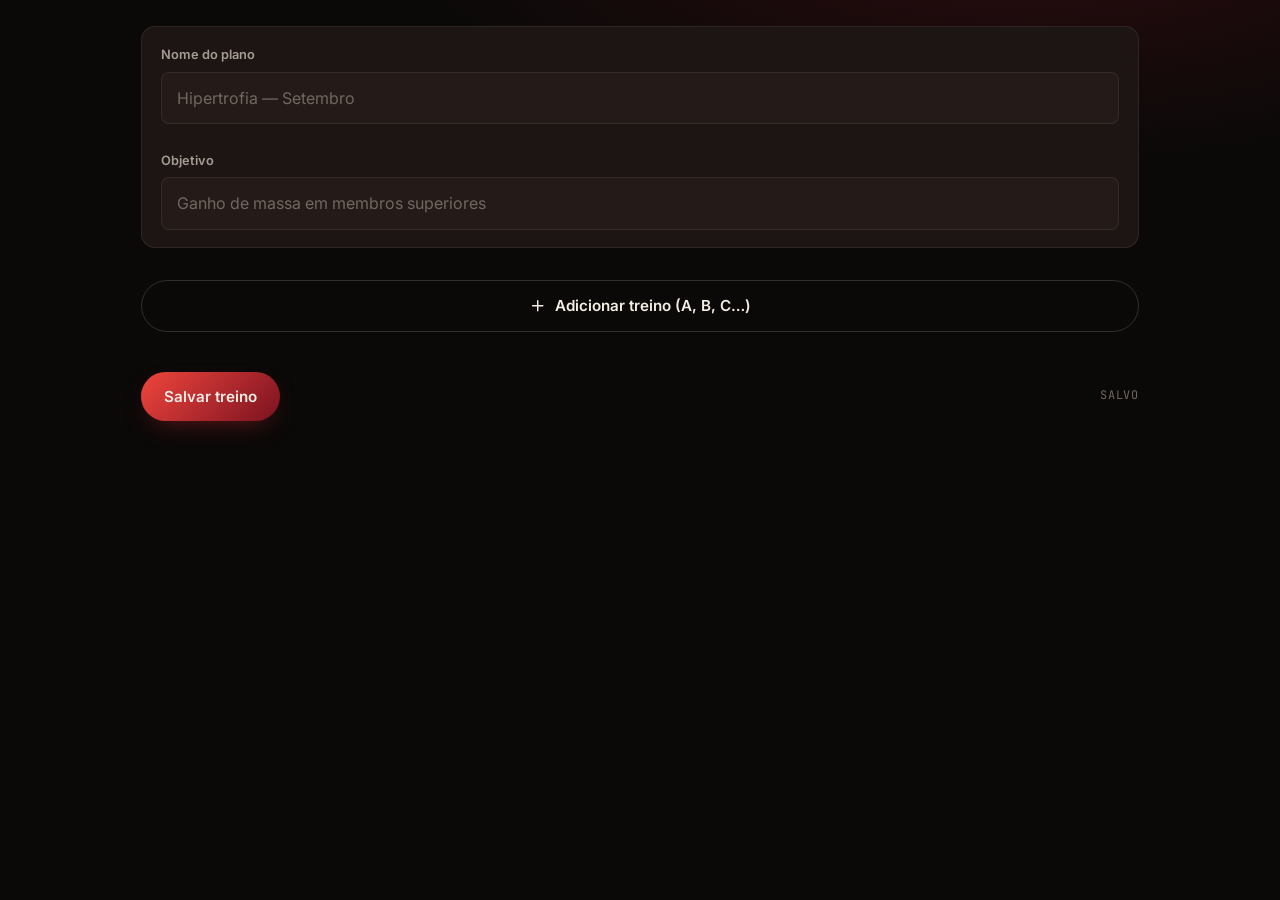
<file: app/plano.html>
<!doctype html>
<html lang="pt-BR">
<head>
<meta charset="utf-8">
<meta name="viewport" content="width=device-width,initial-scale=1">
<meta name="theme-color" content="#0B0908">
<title>Editar treino — Allaz Fit</title>
<link rel="icon" href="../assets/logo.jpg">
<link rel="preconnect" href="https://fonts.googleapis.com">
<link rel="preconnect" href="https://fonts.gstatic.com" crossorigin>
<link href="https://fonts.googleapis.com/css2?family=Anton&family=Inter:wght@400;500;600;700&family=JetBrains+Mono:wght@400;500&display=swap" rel="stylesheet">
<link rel="stylesheet" href="css/app.css">
</head>
<body class="app">

<div id="topo"></div>

<main class="app-conteudo app-conteudo--wide">
  <p class="aviso" id="erro" hidden></p>

  <div class="plano-cartao" style="margin-bottom:1.6rem">
    <label class="campo" style="margin-bottom:.8rem">
      <span class="campo__rotulo">Nome do plano</span>
      <input id="p-nome" placeholder="Hipertrofia — Setembro">
    </label>
    <label class="campo" style="margin-bottom:0">
      <span class="campo__rotulo">Objetivo</span>
      <input id="p-objetivo" placeholder="Ganho de massa em membros superiores">
    </label>
  </div>

  <div id="divisoes"></div>

  <button class="b b--fantasma b--bloco" id="add-divisao" style="margin-top:.4rem">
    <svg viewBox="0 0 24 24" fill="none" stroke="currentColor" stroke-width="2" stroke-linecap="round" stroke-linejoin="round"><path d="M12 5v14M5 12h14"/></svg>
    Adicionar treino (A, B, C…)
  </button>

  <div class="barra-salvar">
    <button class="b b--primario" id="salvar">Salvar treino</button>
    <span class="barra-salvar__estado" id="estado">Salvo</span>
  </div>
</main>

<script type="module">
import { sb } from './js/supabase.js';
import { exigirSessao } from './js/auth.js';
import { esc, montarTopo, icone, mostrarErro, limparErro } from './js/demo.js';

const perfilPersonal = await exigirSessao('personal');

const params = new URLSearchParams(location.search);
const planoId = params.get('id');
const alunoIdNovo = params.get('aluno');

const elErro = document.getElementById('erro');

function exVazio(ordem){
  return { id: null, nome: '', series: 3, repeticoes: '10', carga: '',
           descanso_seg: 60, observacoes: '', video_url: '', ordem };
}

let plano;
let idsOriginaisDivisoes = new Set();
let idsOriginaisExercicios = new Set();
let a; // aluno dono do plano

if (planoId) {
  const { data: p } = await sb.from('planos')
    .select('id, aluno_id, nome, objetivo, inicio, fim').eq('id', planoId).single();

  if (!p) {
    document.body.innerHTML = '<div class="vazio" style="margin:4rem auto;max-width:400px">Plano não encontrado.</div>';
    throw new Error('plano inacessivel');
  }

  const { data: ds } = await sb.from('divisoes')
    .select('id, nome, foco, ordem').eq('plano_id', planoId).order('ordem');
  const divIds = (ds ?? []).map(d => d.id);
  const { data: exs } = divIds.length
    ? await sb.from('exercicios')
        .select('id, divisao_id, nome, series, repeticoes, carga, descanso_seg, observacoes, video_url, ordem')
        .in('divisao_id', divIds).order('ordem')
    : { data: [] };

  plano = {
    ...p,
    divisoes: (ds ?? []).map(d => ({
      ...d,
      exercicios: (exs ?? []).filter(e => e.divisao_id === d.id),
    })),
  };
  idsOriginaisDivisoes = new Set(divIds);
  idsOriginaisExercicios = new Set((exs ?? []).map(e => e.id));

  const { data: alunoRow } = await sb.from('profiles').select('id, nome').eq('id', p.aluno_id).single();
  a = alunoRow;
} else {
  plano = {
    id: null, aluno_id: alunoIdNovo, nome: '', objetivo: '', inicio: null, fim: null,
    divisoes: [{ id: null, nome: 'Treino A', foco: '', ordem: 0, exercicios: [exVazio(0)] }],
  };
  const { data: alunoRow } = await sb.from('profiles').select('id, nome').eq('id', alunoIdNovo).single();
  a = alunoRow;
}

if (!a) {
  document.body.innerHTML = '<div class="vazio" style="margin:4rem auto;max-width:400px">Aluno não encontrado.</div>';
  throw new Error('aluno inacessivel');
}

document.getElementById('topo').innerHTML = montarTopo({
  titulo: planoId ? 'Editar treino' : 'Novo treino',
  sub: a.nome,
  voltar: `aluno.html?id=${esc(a.id)}`,
});

let sujo = false;
function marcarSujo(){
  sujo = true;
  const el = document.getElementById('estado');
  el.textContent = 'Alterações não salvas';
  el.classList.add('barra-salvar__estado--sujo');
}

document.getElementById('p-nome').value = plano.nome;
document.getElementById('p-objetivo').value = plano.objetivo ?? '';
document.getElementById('p-nome').addEventListener('input', e => { plano.nome = e.target.value; marcarSujo(); });
document.getElementById('p-objetivo').addEventListener('input', e => { plano.objetivo = e.target.value; marcarSujo(); });

const elDivisoes = document.getElementById('divisoes');

function desenhar(){
  elDivisoes.innerHTML = plano.divisoes.map((div, di) => `
    <div class="divisao-editor" data-div="${di}">
      <div class="divisao-editor__cabeca">
        <input class="divisao-editor__nome" value="${esc(div.nome)}"
               data-campo="nome" aria-label="Nome do treino">
        <input class="divisao-editor__foco" value="${esc(div.foco ?? '')}"
               data-campo="foco" placeholder="Peito e tríceps" aria-label="Foco do treino">
        <button class="b--icone" data-mover-div="${di}" data-dir="-1" title="Subir" ${di === 0 ? 'disabled' : ''}>${icone.cima}</button>
        <button class="b--icone" data-mover-div="${di}" data-dir="1" title="Descer" ${di === plano.divisoes.length-1 ? 'disabled' : ''}>${icone.baixo}</button>
        <button class="b--icone b--perigo" data-remover-div="${di}" title="Remover treino">${icone.lixo}</button>
      </div>
      <div class="divisao-editor__corpo">
        ${div.exercicios.map((ex, ei) => `
          <div class="ex-editor">
            <div class="ex-editor__topo">
              <span class="ex-editor__ordem">${ei+1}</span>
              <span class="ex-editor__nome">
                <input value="${esc(ex.nome)}" data-ex="${di}.${ei}" data-campo="nome"
                       placeholder="Nome do exercício" aria-label="Nome do exercício">
              </span>
              <button class="b--icone" data-mover-ex="${di}.${ei}" data-dir="-1" title="Subir" ${ei === 0 ? 'disabled' : ''}>${icone.cima}</button>
              <button class="b--icone" data-mover-ex="${di}.${ei}" data-dir="1" title="Descer" ${ei === div.exercicios.length-1 ? 'disabled' : ''}>${icone.baixo}</button>
              <button class="b--icone b--perigo" data-remover-ex="${di}.${ei}" title="Remover exercício">${icone.lixo}</button>
            </div>

            <div class="ex-editor__grade">
              <label><span>Séries</span>
                <input value="${esc(ex.series ?? '')}" data-ex="${di}.${ei}" data-campo="series" inputmode="numeric"></label>
              <label><span>Repetições</span>
                <input value="${esc(ex.repeticoes ?? '')}" data-ex="${di}.${ei}" data-campo="repeticoes" placeholder="8-12"></label>
              <label><span>Carga</span>
                <input value="${esc(ex.carga ?? '')}" data-ex="${di}.${ei}" data-campo="carga" placeholder="40 kg"></label>
              <label><span>Descanso (seg)</span>
                <input value="${esc(ex.descanso_seg ?? '')}" data-ex="${di}.${ei}" data-campo="descanso_seg" inputmode="numeric" placeholder="60"></label>
            </div>

            <label class="campo" style="margin-bottom:.6rem">
              <span class="campo__rotulo">Observação para o aluno</span>
              <input value="${esc(ex.observacoes ?? '')}" data-ex="${di}.${ei}" data-campo="observacoes"
                     placeholder="Desça controlando em 3 segundos.">
            </label>

            <label class="campo" style="margin-bottom:0">
              <span class="campo__rotulo">Vídeo de execução</span>
              <input value="${esc(ex.video_url ?? '')}" data-ex="${di}.${ei}" data-campo="video_url"
                     placeholder="https://youtube.com/watch?v=...">
              <span class="campo__dica">
                Cole o link do YouTube. Dica: publique o vídeo como "não listado" — ele não
                aparece em buscas, mas funciona pelo link.
              </span>
            </label>
          </div>`).join('')}

        <button class="b b--sutil" data-add-ex="${di}">${icone.mais} Adicionar exercício</button>
      </div>
    </div>`).join('');

  ligarEventos();
}

function ligarEventos(){
  elDivisoes.querySelectorAll('.divisao-editor__cabeca input').forEach(inp => {
    inp.addEventListener('input', e => {
      const di = +e.target.closest('[data-div]').dataset.div;
      plano.divisoes[di][e.target.dataset.campo] = e.target.value;
      marcarSujo();
    });
  });

  elDivisoes.querySelectorAll('[data-ex]').forEach(inp => {
    inp.addEventListener('input', e => {
      const [di, ei] = e.target.dataset.ex.split('.').map(Number);
      plano.divisoes[di].exercicios[ei][e.target.dataset.campo] = e.target.value;
      marcarSujo();
    });
  });

  elDivisoes.querySelectorAll('[data-add-ex]').forEach(b => {
    b.addEventListener('click', () => {
      const div = plano.divisoes[+b.dataset.addEx];
      div.exercicios.push(exVazio(div.exercicios.length));
      marcarSujo(); desenhar();
    });
  });

  elDivisoes.querySelectorAll('[data-remover-ex]').forEach(b => {
    b.addEventListener('click', () => {
      const [di, ei] = b.dataset.removerEx.split('.').map(Number);
      plano.divisoes[di].exercicios.splice(ei, 1);
      marcarSujo(); desenhar();
    });
  });

  elDivisoes.querySelectorAll('[data-mover-ex]').forEach(b => {
    b.addEventListener('click', () => {
      const [di, ei] = b.dataset.moverEx.split('.').map(Number);
      const dir = +b.dataset.dir;
      const arr = plano.divisoes[di].exercicios;
      [arr[ei], arr[ei+dir]] = [arr[ei+dir], arr[ei]];
      marcarSujo(); desenhar();
    });
  });

  elDivisoes.querySelectorAll('[data-remover-div]').forEach(b => {
    b.addEventListener('click', () => {
      plano.divisoes.splice(+b.dataset.removerDiv, 1);
      marcarSujo(); desenhar();
    });
  });

  elDivisoes.querySelectorAll('[data-mover-div]').forEach(b => {
    b.addEventListener('click', () => {
      const di = +b.dataset.moverDiv, dir = +b.dataset.dir;
      [plano.divisoes[di], plano.divisoes[di+dir]] = [plano.divisoes[di+dir], plano.divisoes[di]];
      marcarSujo(); desenhar();
    });
  });
}

document.getElementById('add-divisao').addEventListener('click', () => {
  const letra = String.fromCharCode(65 + plano.divisoes.length); // A, B, C...
  plano.divisoes.push({ id: null, nome: `Treino ${letra}`, foco: '', ordem: plano.divisoes.length,
                         exercicios: [exVazio(0)] });
  marcarSujo(); desenhar();
});

function numOuNulo(v){
  return v === '' || v == null ? null : Number(v);
}

document.getElementById('salvar').addEventListener('click', async () => {
  limparErro(elErro);

  if (!plano.nome.trim()) {
    document.getElementById('p-nome').focus();
    mostrarErro(elErro, 'Dê um nome ao plano.');
    return;
  }
  for (const div of plano.divisoes) {
    if (!div.nome.trim()) { mostrarErro(elErro, 'Todo treino precisa de um nome.'); return; }
    for (const ex of div.exercicios) {
      if (!ex.nome.trim()) { mostrarErro(elErro, 'Todo exercício precisa de um nome.'); return; }
    }
  }

  const botao = document.getElementById('salvar');
  botao.disabled = true;

  try {
    if (!plano.id) {
      const { data, error } = await sb.from('planos').insert({
        aluno_id: plano.aluno_id, personal_id: perfilPersonal.id,
        nome: plano.nome, objetivo: plano.objetivo || null,
        inicio: plano.inicio, fim: plano.fim,
      }).select('id').single();
      if (error) throw error;
      plano.id = data.id;
    } else {
      const { error } = await sb.from('planos').update({
        nome: plano.nome, objetivo: plano.objetivo || null,
        inicio: plano.inicio, fim: plano.fim,
      }).eq('id', plano.id);
      if (error) throw error;
    }

    const idsDivisoesAtuais = new Set();
    for (let di = 0; di < plano.divisoes.length; di++) {
      const div = plano.divisoes[di];
      if (!div.id) {
        const { data, error } = await sb.from('divisoes').insert({
          plano_id: plano.id, nome: div.nome, foco: div.foco || null, ordem: di,
        }).select('id').single();
        if (error) throw error;
        div.id = data.id;
      } else {
        const { error } = await sb.from('divisoes')
          .update({ nome: div.nome, foco: div.foco || null, ordem: di }).eq('id', div.id);
        if (error) throw error;
      }
      idsDivisoesAtuais.add(div.id);

      const idsExerciciosAtuais = new Set();
      for (let ei = 0; ei < div.exercicios.length; ei++) {
        const ex = div.exercicios[ei];
        const campos = {
          divisao_id: div.id, nome: ex.nome,
          series: numOuNulo(ex.series), repeticoes: ex.repeticoes || null,
          carga: ex.carga || null, descanso_seg: numOuNulo(ex.descanso_seg),
          observacoes: ex.observacoes || null, video_url: ex.video_url || null, ordem: ei,
        };
        if (!ex.id) {
          const { data, error } = await sb.from('exercicios').insert(campos).select('id').single();
          if (error) throw error;
          ex.id = data.id;
        } else {
          const { error } = await sb.from('exercicios').update(campos).eq('id', ex.id);
          if (error) throw error;
        }
        idsExerciciosAtuais.add(ex.id);
      }
    }

    // Apaga do banco o que existia ao carregar e não está mais no estado.
    const exerciciosQueFicaram = new Set(plano.divisoes.flatMap(d => d.exercicios.map(e => e.id)));
    const exerciciosParaApagar = [...idsOriginaisExercicios].filter(id => !exerciciosQueFicaram.has(id));
    if (exerciciosParaApagar.length) {
      const { error } = await sb.from('exercicios').delete().in('id', exerciciosParaApagar);
      if (error) throw error;
    }

    const divisoesQueFicaram = new Set(plano.divisoes.map(d => d.id));
    const divisoesParaApagar = [...idsOriginaisDivisoes].filter(id => !divisoesQueFicaram.has(id));
    if (divisoesParaApagar.length) {
      const { error } = await sb.from('divisoes').delete().in('id', divisoesParaApagar);
      if (error) throw error;
    }

    idsOriginaisDivisoes = idsDivisoesAtuais_seguro();
    idsOriginaisExercicios = exerciciosQueFicaram;

    function idsDivisoesAtuais_seguro(){
      return new Set(plano.divisoes.map(d => d.id));
    }

    sujo = false;
    const el = document.getElementById('estado');
    el.textContent = 'Salvo';
    el.classList.remove('barra-salvar__estado--sujo');
  } catch (err) {
    mostrarErro(elErro, 'Não foi possível salvar. Tente de novo.');
  } finally {
    botao.disabled = false;
  }
});

window.addEventListener('beforeunload', e => {
  if (sujo) { e.preventDefault(); e.returnValue = ''; }
});

desenhar();
</script>

</body>
</html>
</file>
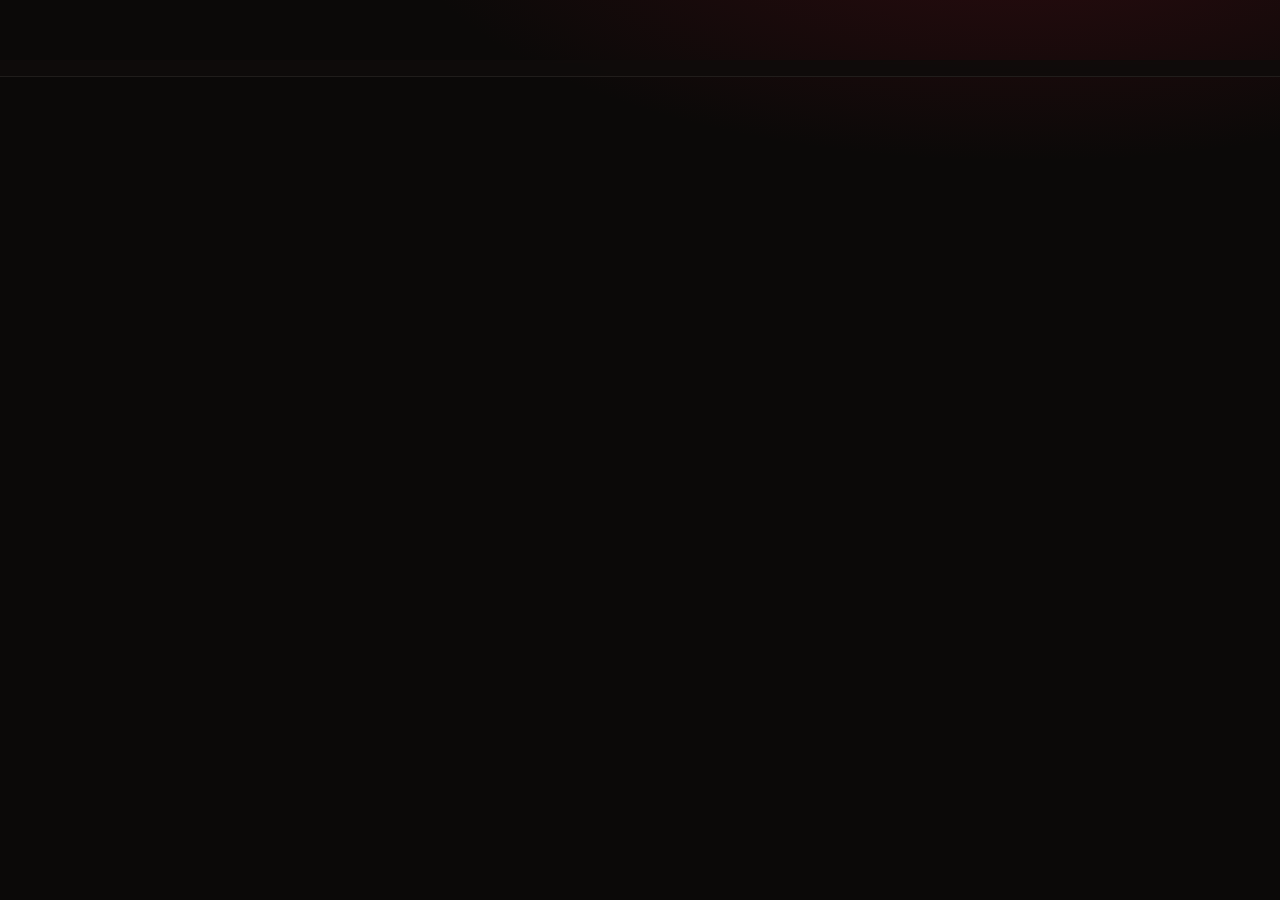
<file: app/treino.html>
<!doctype html>
<html lang="pt-BR">
<head>
<meta charset="utf-8">
<meta name="viewport" content="width=device-width,initial-scale=1">
<meta name="theme-color" content="#0B0908">
<title>Meu treino — Allaz Fit</title>
<link rel="icon" href="../assets/logo.jpg">
<link rel="preconnect" href="https://fonts.googleapis.com">
<link rel="preconnect" href="https://fonts.gstatic.com" crossorigin>
<link href="https://fonts.googleapis.com/css2?family=Anton&family=Inter:wght@400;500;600;700&family=JetBrains+Mono:wght@400;500&display=swap" rel="stylesheet">
<link rel="stylesheet" href="css/app.css">
</head>
<body class="app">

<div id="topo"></div>

<nav class="app-nav" id="nav"></nav>

<main class="app-conteudo">
  <section id="tela-hoje"></section>
  <section id="tela-treino" hidden></section>
  <section id="tela-historico" hidden></section>
  <section id="tela-perfil" hidden></section>
</main>

<script type="module">
import { sb } from './js/supabase.js';
import { exigirSessao, sair, trocarSenha } from './js/auth.js';
import { esc, icone, montarTopo, letraDivisao, textoDiasDesde, diasDesde,
         textoUltimoRegistro, mostrarErro, limparErro } from './js/demo.js';
import { resolverVideo, abrirVideo } from './js/video.js';
import { montarHistorico } from './js/historico.js';
import { lerRascunho, salvarRascunho, limparRascunho } from './js/rascunho.js';

const perfil = await exigirSessao('aluno');

document.getElementById('topo').innerHTML = montarTopo({
  titulo: perfil.nome.split(' ')[0],
  sub: 'Aluno',
});

/* ---------- plano ativo (carregado uma vez; sessões/registros são buscados
   sob demanda, pois mudam a cada treino concluído) ---------- */

const { data: planoRow } = await sb.from('planos')
  .select('id, nome, objetivo')
  .eq('aluno_id', perfil.id).eq('ativo', true)
  .order('criado_em', { ascending: false })
  .limit(1).maybeSingle();

let plano = null;
if (planoRow) {
  const { data: ds } = await sb.from('divisoes')
    .select('id, nome, foco, ordem').eq('plano_id', planoRow.id).order('ordem');
  const divIds = (ds ?? []).map(d => d.id);
  const { data: exs } = divIds.length
    ? await sb.from('exercicios')
        .select('id, divisao_id, nome, series, repeticoes, carga, descanso_seg, observacoes, video_url, ordem')
        .in('divisao_id', divIds).order('ordem')
    : { data: [] };
  plano = {
    ...planoRow,
    divisoes: (ds ?? []).map(d => ({ ...d, exercicios: (exs ?? []).filter(e => e.divisao_id === d.id) })),
  };
}

/* ---------- navegação ---------- */

const telas = [
  { id: 'hoje',      rotulo: 'Hoje',      icone: icone.casa },
  { id: 'treino',    rotulo: 'Treino',    icone: icone.halter },
  { id: 'historico', rotulo: 'Histórico', icone: icone.grafico },
  { id: 'perfil',    rotulo: 'Perfil',    icone: icone.pessoa },
];

document.getElementById('nav').innerHTML = telas.map(t => `
  <button data-tela="${t.id}" aria-current="false">
    ${t.icone}<span>${t.rotulo}</span>
  </button>`).join('');

let divisaoAberta = null;

function irPara(id){
  telas.forEach(t => {
    document.getElementById('tela-' + t.id).hidden = t.id !== id;
    document.querySelector(`[data-tela="${t.id}"]`).setAttribute('aria-current', String(t.id === id));
  });
  window.scrollTo(0, 0);
  if (location.hash.slice(1) !== id) history.replaceState(null, '', '#' + id);
  if (id === 'hoje') desenharHoje();
  if (id === 'treino') desenharTreino();
  if (id === 'historico') montarHistorico(perfil.id, document.getElementById('tela-historico'));
  if (id === 'perfil') desenharPerfil();
}

document.querySelectorAll('[data-tela]').forEach(b => {
  b.addEventListener('click', () => irPara(b.dataset.tela));
});

window.addEventListener('hashchange', () => {
  const id = location.hash.slice(1);
  if (telas.some(t => t.id === id)) irPara(id);
});

/* ---------- Hoje ---------- */

async function desenharHoje(){
  const el = document.getElementById('tela-hoje');

  if (!plano) {
    el.innerHTML = `<div class="vazio" style="margin-top:2rem">
      <strong>Você ainda não tem um treino ativo</strong>
      Fale com seu personal.
    </div>`;
    return;
  }

  const { data: ultimas } = await sb.from('sessoes')
    .select('divisao_id, concluido_em')
    .in('divisao_id', plano.divisoes.map(d => d.id))
    .order('concluido_em', { ascending: false });
  const ultimaPorDivisao = {};
  for (const s of ultimas ?? []) {
    if (!(s.divisao_id in ultimaPorDivisao)) ultimaPorDivisao[s.divisao_id] = s.concluido_em;
  }

  el.innerHTML = `
    <div class="tela-cabecalho">
      <h1 class="tela-titulo">Bom treino</h1>
      <p class="tela-sub">${esc(plano.nome)}${plano.objetivo ? ' · ' + esc(plano.objetivo) : ''}</p>
    </div>

    <div class="lista">
      ${plano.divisoes.map(div => {
        const ultima = ultimaPorDivisao[div.id] ?? null;
        const dias = diasDesde(ultima);
        const frio = dias === null || dias >= 5;
        const atrasado = dias === null || dias >= 7;
        return `
          <button class="divisao-cartao ${frio ? 'divisao-cartao--frio' : ''}" data-abrir="${esc(div.id)}">
            <span class="divisao-cartao__topo">
              <span class="divisao-cartao__letra">${esc(letraDivisao(div.nome))}</span>
              <span class="divisao-cartao__foco">${esc(div.foco || div.nome)}</span>
            </span>
            <span class="divisao-cartao__rodape">
              <span>${div.exercicios.length} exercícios</span>
              <span class="divisao-cartao__quando ${atrasado ? 'divisao-cartao__quando--atrasado' : ''}">
                ${esc(textoDiasDesde(ultima))}
              </span>
            </span>
          </button>`;
      }).join('')}
    </div>`;

  el.querySelectorAll('[data-abrir]').forEach(b => {
    b.addEventListener('click', () => {
      divisaoAberta = b.dataset.abrir;
      irPara('treino');
    });
  });
}

/* ---------- Treino ---------- */

async function desenharTreino(){
  const el = document.getElementById('tela-treino');

  if (!plano) {
    el.innerHTML = `<div class="vazio" style="margin-top:2rem">
      <strong>Nenhum treino ativo</strong>
      Fale com seu personal para montar o seu plano.
    </div>`;
    return;
  }

  const div = divisaoAberta ? plano.divisoes.find(d => d.id === divisaoAberta) : plano.divisoes[0];
  if (!div) {
    el.innerHTML = `<div class="vazio" style="margin-top:2rem">
      <strong>Nenhum treino selecionado</strong>
      Volte para "Hoje" e escolha o treino do dia.
    </div>`;
    return;
  }
  divisaoAberta = div.id;

  const { data: anteriores } = await sb
    .from('registros')
    .select('exercicio_id, carga, repeticoes, sessoes!inner(concluido_em)')
    .in('exercicio_id', div.exercicios.map(e => e.id))
    .order('concluido_em', { referencedTable: 'sessoes', ascending: false });
  // Primeira ocorrência de cada exercício = a mais recente.
  const ultimoRegistro = {};
  for (const r of anteriores ?? []) {
    if (!(r.exercicio_id in ultimoRegistro)) ultimoRegistro[r.exercicio_id] = r;
  }

  const rascunho = lerRascunho(div.id);

  el.innerHTML = `
    <div class="tela-cabecalho">
      <h1 class="tela-titulo">${esc(div.nome)}</h1>
      <p class="tela-sub">${esc(div.foco || '')}</p>
    </div>

    ${div.exercicios.map(ex => {
      const anterior = ultimoRegistro[ex.id] ?? null;
      const r = rascunho[ex.id] ?? {};
      const temVideo = !!resolverVideo(ex.video_url);
      const detalhes = [
        ex.carga ? `<span>${esc(ex.carga)}</span>` : '',
        ex.descanso_seg ? `<span>descanso ${esc(ex.descanso_seg)}s</span>` : '',
      ].filter(Boolean).join('');

      return `
        <article class="exercicio ${r.feito ? 'exercicio--feito' : ''}" data-ex="${esc(ex.id)}">
          <div class="exercicio__topo">
            <h2 class="exercicio__nome">
              ${esc(ex.nome)}
              ${anterior ? `<span class="exercicio__ultima">da última vez: <b>${esc(textoUltimoRegistro(anterior))}</b></span>` : ''}
            </h2>
          </div>

          <div class="prescricao">
            <span class="prescricao__series">${esc(ex.series ?? '')}</span>
            <span class="prescricao__x">×</span>
            <span class="prescricao__series">${esc(ex.repeticoes ?? '')}</span>
            <span class="prescricao__detalhes">${detalhes}</span>
          </div>

          ${ex.observacoes ? `<p class="exercicio__obs">${esc(ex.observacoes)}</p>` : ''}

          <div class="registro">
            <span class="registro__campo">
              <label for="c-${esc(ex.id)}">Carga (kg)</label>
              <input id="c-${esc(ex.id)}" inputmode="decimal" value="${esc(r.carga ?? '')}"
                     placeholder="${esc(anterior?.carga ?? '—')}" data-campo="carga" data-de="${esc(ex.id)}">
            </span>
            <span class="registro__campo">
              <label for="r-${esc(ex.id)}">Repetições</label>
              <input id="r-${esc(ex.id)}" inputmode="numeric" value="${esc(r.repeticoes ?? '')}"
                     placeholder="${esc(anterior?.repeticoes ?? '—')}" data-campo="repeticoes" data-de="${esc(ex.id)}">
            </span>
            <button class="feito-btn" data-feito="${esc(ex.id)}" aria-pressed="${!!r.feito}">
              ${icone.check} Feito
            </button>
            ${temVideo ? `<button class="feito-btn" data-video="${esc(ex.id)}">${icone.play} Ver execução</button>` : ''}
          </div>
        </article>`;
    }).join('')}

    <div class="treino-rodape">
      <div class="treino-progresso">
        <span id="prog-texto"></span>
        <span class="treino-progresso__barra">
          <span class="treino-progresso__preenchido" id="prog-barra" style="width:0%"></span>
        </span>
      </div>
      <p class="aviso" id="erro-treino" hidden></p>
      <label class="campo">
        <span class="campo__rotulo">Como foi o treino? (opcional)</span>
        <textarea id="obs-sessao" placeholder="Ombro incomodou na terceira série.">${esc(rascunho.__obs ?? '')}</textarea>
      </label>
      <button class="b b--primario b--bloco" id="concluir">Concluir treino</button>
    </div>`;

  /* --- interação --- */

  const salvarRascunhoAtual = () => salvarRascunho(div.id, rascunho);

  el.querySelectorAll('[data-campo]').forEach(inp => {
    inp.addEventListener('input', e => {
      const id = e.target.dataset.de;
      rascunho[id] = rascunho[id] ?? {};
      rascunho[id][e.target.dataset.campo] = e.target.value;
      salvarRascunhoAtual();
      atualizarProgresso();
    });
  });

  el.querySelectorAll('[data-feito]').forEach(b => {
    b.addEventListener('click', () => {
      const id = b.dataset.feito;
      rascunho[id] = rascunho[id] ?? {};
      rascunho[id].feito = !rascunho[id].feito;
      b.setAttribute('aria-pressed', String(!!rascunho[id].feito));
      b.closest('.exercicio').classList.toggle('exercicio--feito', !!rascunho[id].feito);
      salvarRascunhoAtual();
      atualizarProgresso();
    });
  });

  el.querySelectorAll('[data-video]').forEach(b => {
    b.addEventListener('click', () => {
      const ex = div.exercicios.find(x => x.id === b.dataset.video);
      abrirVideo(ex.video_url, ex.nome);
    });
  });

  document.getElementById('obs-sessao').addEventListener('input', e => {
    rascunho.__obs = e.target.value;
    salvarRascunhoAtual();
  });

  function atualizarProgresso(){
    const total = div.exercicios.length;
    const feitos = div.exercicios.filter(ex => rascunho[ex.id]?.feito).length;
    document.getElementById('prog-texto').textContent = `${feitos} de ${total}`;
    document.getElementById('prog-barra').style.width = `${(feitos/total)*100}%`;
  }
  atualizarProgresso();

  document.getElementById('concluir').addEventListener('click', async () => {
    const elErroTreino = document.getElementById('erro-treino');
    limparErro(elErroTreino);
    const botao = document.getElementById('concluir');
    botao.disabled = true;

    // Uma sessão, depois os registros dela. Se os registros falharem, a
    // sessão é apagada — meia sessão salva corromperia o histórico.
    const { data: sessao, error: erroSessao } = await sb
      .from('sessoes')
      .insert({ aluno_id: perfil.id, divisao_id: div.id, observacao: rascunho.__obs || null })
      .select('id').single();

    if (erroSessao) {
      mostrarErro(elErroTreino, 'Não foi possível salvar o treino.');
      botao.disabled = false;
      return;
    }

    const linhas = div.exercicios.map(ex => {
      const r = rascunho[ex.id] ?? {};
      return {
        sessao_id: sessao.id,
        exercicio_id: ex.id,
        carga: r.carga === '' || r.carga == null ? null : Number(r.carga),
        repeticoes: r.repeticoes === '' || r.repeticoes == null ? null : Number(r.repeticoes),
        feito: r.feito ?? false,
      };
    });

    const { error: erroRegistros } = await sb.from('registros').insert(linhas);
    if (erroRegistros) {
      await sb.from('sessoes').delete().eq('id', sessao.id);
      mostrarErro(elErroTreino, 'Não foi possível salvar o treino.');
      botao.disabled = false;
      return;
    }

    limparRascunho(div.id);
    irPara('hoje');
  });
}

/* ---------- Perfil ---------- */

function desenharPerfil(){
  const el = document.getElementById('tela-perfil');
  el.innerHTML = `
    <div class="tela-cabecalho">
      <h1 class="tela-titulo">Perfil</h1>
    </div>

    <div class="plano-cartao" style="margin-bottom:1.2rem">
      <div>
        <div class="campo__rotulo">Nome</div>
        <div style="color:var(--bone);font-weight:600">${esc(perfil.nome)}</div>
      </div>
      <div>
        <div class="campo__rotulo">Telefone</div>
        <div style="color:var(--smoke)">${esc(perfil.telefone || '—')}</div>
      </div>
    </div>

    <h2 class="secao-rotulo">Trocar senha</h2>
    <p style="color:var(--smoke);font-size:.9rem;margin-bottom:1rem;line-height:1.6">
      Sua senha foi criada pelo seu personal. Recomendamos trocá-la agora.
    </p>
    <p class="aviso" id="senha-erro" hidden></p>
    <p class="aviso aviso--ok" id="senha-ok" hidden>Senha alterada.</p>
    <label class="campo">
      <span class="campo__rotulo">Nova senha</span>
      <input type="password" id="nova-senha" placeholder="••••••••">
    </label>
    <label class="campo">
      <span class="campo__rotulo">Repita a nova senha</span>
      <input type="password" id="nova-senha-2" placeholder="••••••••">
    </label>
    <button class="b b--fantasma b--bloco" id="salvar-senha">Salvar nova senha</button>

    <h2 class="secao-rotulo" style="margin-top:2rem">Conta</h2>
    <button class="b b--sutil" id="sair-perfil">Sair</button>`;

  document.getElementById('sair-perfil').addEventListener('click', async () => {
    await sair();
    window.location.replace('index.html');
  });

  document.getElementById('salvar-senha').addEventListener('click', async () => {
    const elErro = document.getElementById('senha-erro');
    const elOk = document.getElementById('senha-ok');
    limparErro(elErro);
    elOk.hidden = true;

    const nova = document.getElementById('nova-senha').value;
    const nova2 = document.getElementById('nova-senha-2').value;
    if (nova !== nova2) {
      mostrarErro(elErro, 'As senhas não coincidem.');
      return;
    }
    const resultado = await trocarSenha(nova);
    if (!resultado.ok) {
      mostrarErro(elErro, resultado.erro);
      return;
    }
    elOk.hidden = false;
    document.getElementById('nova-senha').value = '';
    document.getElementById('nova-senha-2').value = '';
  });
}

/* ---------- início ---------- */

const inicial = location.hash.slice(1);
irPara(telas.some(t => t.id === inicial) ? inicial : 'hoje');
</script>

</body>
</html>
</file>
<file: css/style.css>
/* =========================================================
   ALLAZ FIT — Design System
   Paleta: preto quente + vinho profundo + ember (LED da sala)
   ========================================================= */

/* ---------- 1. TOKENS ---------- */
:root{
  /* cores */
  --ink:#0B0908;
  --bg-2:#161010;
  --surface:#1C1514;
  --surface-2:#241B19;
  --line:rgba(243,237,228,.08);
  --line-strong:rgba(243,237,228,.16);

  --bone:#F3EDE4;
  --smoke:#A79C93;
  --smoke-2:#726660;

  --wine:#7A1220;
  --wine-2:#540D17;
  --ember:#D42A30;
  --ember-2:#F0453C;
  --ember-glow:rgba(212,42,48,.55);
  --ember-soft:rgba(212,42,48,.14);

  /* tipografia */
  --f-display:'Anton',system-ui,sans-serif;
  --f-body:'Inter',system-ui,-apple-system,sans-serif;
  --f-mono:'JetBrains Mono',ui-monospace,'SF Mono',monospace;

  --fs-hero:clamp(2.6rem,7vw,6.4rem);
  --fs-h2:clamp(2rem,4.6vw,3.6rem);
  --fs-h3:clamp(1.2rem,2vw,1.6rem);
  --fs-lead:clamp(1.05rem,1.4vw,1.3rem);
  --fs-body:clamp(.96rem,1.05vw,1.05rem);
  --fs-sm:.86rem;
  --fs-xs:.74rem;

  /* layout */
  --container:1240px;
  --gutter:clamp(1.25rem,4vw,3.5rem);
  --section:clamp(5rem,11vh,9rem);
  --r-sm:8px;
  --r:14px;
  --r-lg:24px;

  /* motion */
  --e-out:cubic-bezier(.16,1,.3,1);
  --t-fast:.25s var(--e-out);
  --t:.55s var(--e-out);

  --header-h:76px;
}

/* ---------- 2. RESET ---------- */
*,*::before,*::after{box-sizing:border-box;margin:0;padding:0}
html{
  -webkit-text-size-adjust:100%;
  scroll-behavior:smooth;
  scroll-padding-top:calc(var(--header-h) + 16px);
}
body{
  font-family:var(--f-body);
  font-size:var(--fs-body);
  line-height:1.65;
  color:var(--bone);
  background:var(--ink);
  overflow-x:clip;
  -webkit-font-smoothing:antialiased;
  -moz-osx-font-smoothing:grayscale;
}
img,svg,video{display:block;max-width:100%}
a{color:inherit;text-decoration:none}
button,input,textarea,select{font:inherit;color:inherit;background:none;border:none;outline:none}
ul{list-style:none}
h1,h2,h3,h4{font-family:var(--f-display);font-weight:400;line-height:1.02;letter-spacing:.005em;text-transform:uppercase}

:focus-visible{outline:2px solid var(--ember-2);outline-offset:3px}

.container{width:100%;max-width:var(--container);margin-inline:auto;padding-inline:var(--gutter)}
.section{padding-block:var(--section)}
.section--alt{background:var(--bg-2)}

.eyebrow{
  display:flex;align-items:center;gap:.6em;
  font-family:var(--f-mono);font-size:var(--fs-xs);letter-spacing:.18em;text-transform:uppercase;
  color:var(--ember-2);margin-bottom:1.1em;
}
.eyebrow::before{content:'';width:22px;height:2px;background:var(--ember-2);box-shadow:0 0 8px var(--ember-glow)}

.section__head{max-width:640px;margin-bottom:clamp(2.4rem,5vw,4rem)}
.section__head h2{font-size:var(--fs-h2);color:var(--bone)}
.section__head p{margin-top:1rem;color:var(--smoke);font-size:var(--fs-lead);max-width:52ch}

/* ---------- 3. BUTTONS ---------- */
.btn{
  display:inline-flex;align-items:center;justify-content:center;gap:.6em;
  padding:.95em 1.7em;border-radius:999px;
  font-family:var(--f-body);font-weight:600;font-size:.95rem;
  transition:transform var(--t-fast),box-shadow var(--t-fast),background var(--t-fast),border-color var(--t-fast);
  white-space:nowrap;
}
.btn--primary{
  background:linear-gradient(135deg,var(--ember-2),var(--wine));
  color:var(--bone);
  box-shadow:0 10px 30px -10px var(--ember-glow);
}
.btn--primary:hover{transform:translateY(-2px);box-shadow:0 16px 38px -10px var(--ember-glow)}
.btn--ghost{
  border:1.5px solid var(--line-strong);color:var(--bone);
}
.btn--ghost:hover{border-color:var(--ember-2);background:var(--ember-soft)}
.btn svg{width:1.1em;height:1.1em}

/* ---------- 4. HEADER ---------- */
.header{
  position:fixed;inset-inline:0;top:0;z-index:100;height:var(--header-h);
  display:flex;align-items:center;
  background:rgba(11,9,8,.7);backdrop-filter:blur(14px) saturate(140%);
  border-bottom:1px solid var(--line);
  transition:background var(--t-fast),border-color var(--t-fast);
}
.header__inner{width:100%;display:flex;align-items:center;justify-content:space-between;gap:1.5rem}

.brand{display:flex;align-items:center}
.brand__mark{
  width:64px;height:64px;border-radius:50%;overflow:hidden;
  background:var(--wine);
  display:flex;align-items:center;justify-content:center;
  box-shadow:0 0 0 1px var(--line-strong),0 6px 18px -6px var(--ember-glow);
  flex:none;
}
.brand__mark img{width:100%;height:100%;object-fit:cover}

.nav{display:flex;align-items:center;gap:clamp(1.2rem,2.4vw,2.2rem)}
.nav a{
  font-size:.9rem;font-weight:600;color:var(--smoke);position:relative;padding-block:.3rem;
  transition:color var(--t-fast);
}
.nav a::after{content:'';position:absolute;left:0;right:0;bottom:0;height:2px;background:var(--ember-2);transform:scaleX(0);transform-origin:left;transition:transform var(--t-fast);box-shadow:0 0 8px var(--ember-glow)}
.nav a:hover{color:var(--bone)}
.nav a:hover::after{transform:scaleX(1)}

.header__cta{display:flex;align-items:center;gap:.9rem}
.header__cta .btn{padding:.7em 1.3em;font-size:.86rem}

.menu-toggle{display:none;width:42px;height:42px;border-radius:var(--r-sm);border:1px solid var(--line-strong);flex-direction:column;align-items:center;justify-content:center;gap:5px}
.menu-toggle span{width:18px;height:2px;background:var(--bone);transition:transform var(--t-fast),opacity var(--t-fast)}
.menu-toggle.is-open span:nth-child(1){transform:translateY(7px) rotate(45deg)}
.menu-toggle.is-open span:nth-child(2){opacity:0}
.menu-toggle.is-open span:nth-child(3){transform:translateY(-7px) rotate(-45deg)}

/* ---------- 5. HERO ---------- */
.hero{
  position:relative;min-height:100svh;display:flex;align-items:center;
  padding-top:var(--header-h);overflow:hidden;
  background:
    linear-gradient(90deg,#0B0908 0%,rgba(11,9,8,.88) 38%,rgba(11,9,8,.35) 62%,transparent 82%),
    radial-gradient(ellipse 60% 55% at 82% 30%,rgba(212,42,48,.35),transparent 65%),
    url("../assets/hero-dumbbell.png") center right / cover no-repeat,
    linear-gradient(180deg,#0B0908 0%,#100C0B 60%,#0B0908 100%);
}
.hero__strips{position:absolute;inset:0;z-index:0;pointer-events:none}
.hero__strip{
  position:absolute;height:3px;border-radius:2px;
  background:linear-gradient(90deg,transparent,var(--ember-2) 20%,var(--ember-2) 80%,transparent);
  box-shadow:0 0 34px 8px var(--ember-glow),0 0 90px 18px rgba(212,42,48,.4);
  opacity:.8;
}
.hero__strip--1{width:60%;top:14%;left:-6%;transform:rotate(-9deg)}
.hero__strip--2{width:46%;top:38%;right:-8%;transform:rotate(-9deg)}
.hero__strip--3{width:38%;top:70%;left:6%;transform:rotate(-9deg)}
.hero__grid{
  position:absolute;inset:0;z-index:0;opacity:.5;
  background-image:linear-gradient(var(--line) 1px,transparent 1px),linear-gradient(90deg,var(--line) 1px,transparent 1px);
  background-size:64px 64px;
  mask-image:radial-gradient(ellipse 70% 60% at 70% 30%,#000 0%,transparent 75%);
}

.hero__inner{position:relative;z-index:1;padding-block:clamp(2.5rem,6vw,4rem)}
.hero h1{font-size:var(--fs-hero);color:var(--bone)}
.hero h1 em{font-style:normal;color:var(--ember-2);text-shadow:0 0 34px var(--ember-glow)}
.hero__lead{margin-top:1.4rem;max-width:46ch;font-size:var(--fs-lead);color:var(--smoke)}
.hero__cta{display:flex;flex-wrap:wrap;gap:1rem;margin-top:2.3rem}

/* ---------- 6. ESTRUTURA ---------- */
.gallery{display:grid;grid-template-columns:repeat(4,1fr);grid-auto-rows:200px;gap:1rem}
.shot{
  position:relative;border-radius:var(--r);overflow:hidden;
  border:1px solid var(--line);background:var(--surface);
  display:flex;flex-direction:column;justify-content:flex-end;padding:1.1rem;
}
.shot::before{content:'';position:absolute;inset:0;opacity:.9}
.shot__icon{position:relative;z-index:1;width:34px;height:34px;margin-bottom:auto;color:var(--ember-2)}
.shot__label{position:relative;z-index:1;font-family:var(--f-mono);font-size:var(--fs-xs);letter-spacing:.1em;text-transform:uppercase;color:var(--bone)}

.shot--a{grid-column:span 2;grid-row:span 2}
.shot--a::before{background:radial-gradient(120% 100% at 20% 100%,rgba(212,42,48,.35),transparent 60%),repeating-linear-gradient(100deg,rgba(243,237,228,.05) 0 2px,transparent 2px 26px)}
.shot--b::before{background:linear-gradient(200deg,rgba(212,42,48,.22),transparent 65%)}
.shot--c::before{background:radial-gradient(100% 100% at 80% 0%,rgba(212,42,48,.28),transparent 60%)}
.shot--d{grid-column:span 2}
.shot--d::before{background:repeating-linear-gradient(90deg,rgba(212,42,48,.16) 0 6px,transparent 6px 34px)}
.shot--e::before{background:radial-gradient(80% 120% at 0% 100%,rgba(212,42,48,.24),transparent 60%)}

.note{margin-top:1.4rem;font-size:var(--fs-sm);color:var(--smoke-2)}

/* ---------- PARCEIROS / CONVÊNIOS ---------- */
.partners{
  margin-top:2.4rem;display:flex;align-items:center;gap:1.6rem;flex-wrap:wrap;
  padding:1.3rem clamp(1.2rem,2.5vw,2rem);border-radius:var(--r-lg);
  background:linear-gradient(120deg,var(--wine-2),var(--surface) 65%);
  border:1px solid var(--line-strong);
}
.partners__label{
  font-family:var(--f-mono);font-size:var(--fs-xs);letter-spacing:.16em;text-transform:uppercase;
  color:var(--bone);opacity:.8;flex:none;
}
.partners__logos{display:flex;align-items:center;gap:1rem;flex-wrap:wrap}
.partners__badge{
  background:var(--bone);border-radius:var(--r-sm);
  height:48px;padding:0 1.3rem;display:flex;align-items:center;justify-content:center;
  box-shadow:0 8px 20px -10px rgba(0,0,0,.5);
}
.partners__badge img{height:60%;width:auto;max-width:130px;object-fit:contain}

/* ---------- 7. PLANOS ---------- */
.plans{display:grid;grid-template-columns:repeat(3,1fr);gap:1.4rem}
.plan{
  border:1px solid var(--line-strong);border-radius:var(--r-lg);padding:clamp(1.8rem,2.6vw,2.4rem);
  background:var(--surface);display:flex;flex-direction:column;gap:1.4rem;
  transition:transform var(--t-fast),border-color var(--t-fast);
}
.plan:hover{transform:translateY(-6px)}
.plan--featured{
  border-color:var(--ember-2);
  background:linear-gradient(160deg,var(--surface-2),var(--surface));
  box-shadow:0 30px 60px -30px var(--ember-glow);
}
.plan__tag{align-self:flex-start;font-family:var(--f-mono);font-size:var(--fs-xs);letter-spacing:.1em;text-transform:uppercase;color:var(--ember-2);border:1px solid var(--ember-2);border-radius:999px;padding:.3em .8em}
.plan__name{font-family:var(--f-display);font-size:1.4rem;color:var(--bone);text-transform:uppercase}
.plan__price{font-family:var(--f-mono);font-size:2.2rem;color:var(--bone);display:flex;align-items:baseline;gap:.3rem}
.plan__price span{font-size:.95rem;color:var(--smoke);font-family:var(--f-body)}
.plan__list{display:flex;flex-direction:column;gap:.65rem;font-size:var(--fs-sm);color:var(--smoke)}
.plan__list li{display:flex;gap:.6rem;align-items:flex-start}
.plan__list svg{flex:none;width:1.1em;height:1.1em;margin-top:.15em;color:var(--ember-2)}
.plan .btn{margin-top:auto;width:100%}

/* ---------- 8. EQUIPE ---------- */
.team{display:grid;grid-template-columns:repeat(4,1fr);gap:1.2rem}
.member{border:1px solid var(--line);border-radius:var(--r);background:var(--surface);padding:1.4rem;text-align:center}
.member__avatar{
  width:76px;height:76px;border-radius:50%;margin-inline:auto 1rem auto;margin-bottom:1rem;
  display:flex;align-items:center;justify-content:center;
  background:radial-gradient(circle at 32% 28%,var(--ember-2),var(--wine) 75%);
  font-family:var(--f-display);color:var(--bone);font-size:1.1rem;
  box-shadow:0 10px 24px -10px var(--ember-glow);
}
.member__name{font-family:var(--f-display);font-size:1rem;text-transform:uppercase;color:var(--bone)}
.member__role{margin-top:.3rem;font-family:var(--f-mono);font-size:var(--fs-xs);letter-spacing:.06em;text-transform:uppercase;color:var(--ember-2)}

/* ---------- 9. CONTATO ---------- */
.contact{display:grid;grid-template-columns:.9fr 1.1fr;gap:clamp(2rem,4vw,3.5rem);align-items:stretch}
.contact__info{display:flex;flex-direction:column;gap:1.6rem}
.info-row{display:flex;gap:1rem;align-items:flex-start;padding-block:1.1rem;border-top:1px solid var(--line)}
.info-row:first-child{border-top:none}
.info-row svg{flex:none;width:1.4em;height:1.4em;color:var(--ember-2);margin-top:.1em}
.info-row h4{font-family:var(--f-body);font-weight:700;font-size:.95rem;text-transform:none;color:var(--bone)}
.info-row p{margin-top:.25rem;font-size:var(--fs-sm);color:var(--smoke)}
.contact__map{border-radius:var(--r-lg);overflow:hidden;border:1px solid var(--line-strong);min-height:340px;filter:grayscale(.3) contrast(1.05)}
.contact__map iframe{width:100%;height:100%;min-height:340px;border:0}

/* ---------- 10. FOOTER ---------- */
.footer{border-top:1px solid var(--line);padding-block:2.6rem}
.footer__inner{display:flex;justify-content:space-between;align-items:center;flex-wrap:wrap;gap:1.4rem}
.footer__social{display:flex;gap:1rem}
.footer__social a{width:38px;height:38px;border:1px solid var(--line-strong);border-radius:50%;display:flex;align-items:center;justify-content:center;transition:border-color var(--t-fast),color var(--t-fast)}
.footer__social a:hover{border-color:var(--ember-2);color:var(--ember-2)}
.footer__social svg{width:1.1em;height:1.1em}
.footer__credit{font-size:var(--fs-sm);color:var(--smoke-2)}
.footer__credit a{color:var(--smoke);font-weight:600;border-bottom:1px solid var(--line-strong)}
.footer__credit a:hover{color:var(--ember-2);border-color:var(--ember-2)}

/* ---------- 11. WHATSAPP FLOAT ---------- */
.wa-float{
  position:fixed;right:clamp(1rem,3vw,2rem);bottom:clamp(1rem,3vw,2rem);z-index:90;
  width:58px;height:58px;border-radius:50%;
  background:linear-gradient(135deg,var(--ember-2),var(--wine));
  display:flex;align-items:center;justify-content:center;
  box-shadow:0 14px 30px -10px var(--ember-glow);
  opacity:0;transform:translateY(14px) scale(.9);pointer-events:none;
  transition:opacity var(--t),transform var(--t);
}
.wa-float.is-visible{opacity:1;transform:none;pointer-events:auto}
.wa-float svg{width:1.7em;height:1.7em;color:var(--bone)}

/* ---------- 12. REVEAL ---------- */
[data-reveal]{opacity:0;transform:translateY(24px);transition:opacity .7s var(--e-out),transform .7s var(--e-out)}
[data-reveal].is-in{opacity:1;transform:none}

/* ---------- 13. RESPONSIVE ---------- */
@media (max-width:1080px){
  .gallery{grid-template-columns:repeat(2,1fr)}
  .shot--a{grid-column:span 2}
  .shot--d{grid-column:span 2}
  .team{grid-template-columns:repeat(2,1fr)}
  .plans{grid-template-columns:1fr;max-width:420px;margin-inline:auto}
}
@media (max-width:900px){
  .hero__inner{grid-template-columns:1fr}
  .hero__panel{max-width:420px}
  .contact{grid-template-columns:1fr}
}
@media (max-width:760px){
  .nav,.header__cta .btn--ghost{display:none}
  .menu-toggle{display:flex}
  .header.is-open .nav{
    display:flex;flex-direction:column;position:fixed;inset:var(--header-h) 0 0 0;
    background:var(--ink);padding:2rem var(--gutter);gap:1.6rem;border-top:1px solid var(--line);
  }
  .header.is-open .nav a{font-size:1.3rem}
  .gallery{grid-template-columns:1fr}
  .shot--a,.shot--d{grid-column:span 1}
  .shot{grid-row:span 1;grid-auto-rows:170px}
  .team{grid-template-columns:1fr}
  .hero{min-height:auto}
  .hero__inner{padding-block:2.5rem 2.5rem;gap:1.5rem}
  .hero__lead{margin-top:1rem}
  .hero__cta{margin-top:1.6rem}
  .hero__panel-row{padding-block:.6rem}
  .wa-float{width:50px;height:50px}
}
@media (prefers-reduced-motion:reduce){
  html{scroll-behavior:auto}
  [data-reveal]{opacity:1;transform:none;transition:none}
}
</file>
<file: app/css/app.css>
/* =========================================================
   ALLAZ FIT — Área de treino (protótipo visual)
   Herda os tokens do site institucional. O layout, porém, é de
   aplicativo: a área do personal é densa e administrativa; a do
   aluno é um placar, lido de pé com o celular na mão.
   ========================================================= */

@import url('../../css/style.css');

:root{
  --app-topo-h:60px;
  --app-nav-h:68px;
  --app-max:760px;
  --app-max-wide:1100px;
}

/* ---------- ESTRUTURA ---------- */

body.app{
  background:
    radial-gradient(ellipse 70% 40% at 80% -10%, rgba(122,18,32,.30), transparent 70%),
    var(--ink);
  min-height:100svh;
}

.app-topo{
  position:sticky;top:0;z-index:50;
  height:var(--app-topo-h);
  display:flex;align-items:center;gap:1rem;
  padding-inline:var(--gutter);
  background:rgba(11,9,8,.82);
  backdrop-filter:blur(14px) saturate(140%);
  border-bottom:1px solid var(--line);
}
.app-topo__marca{display:flex;align-items:center;gap:.7rem;min-width:0}
.app-topo__marca img{width:34px;height:34px;border-radius:50%;object-fit:cover;flex:none;
  box-shadow:0 0 0 1px var(--line-strong)}
.app-topo__titulo{
  font-family:var(--f-display);font-size:1.05rem;letter-spacing:.02em;
  text-transform:uppercase;color:var(--bone);
  white-space:nowrap;overflow:hidden;text-overflow:ellipsis;
}
.app-topo__sub{font-size:var(--fs-xs);color:var(--smoke-2);margin-top:-2px}
.app-topo__acoes{margin-left:auto;display:flex;align-items:center;gap:.5rem;flex:none}

.app-voltar{
  display:inline-flex;align-items:center;gap:.45rem;
  font-size:.86rem;font-weight:600;color:var(--smoke);
  padding:.5rem .2rem;
}
.app-voltar:hover{color:var(--bone)}
.app-voltar svg{width:1.05em;height:1.05em}

.app-conteudo{
  width:100%;max-width:var(--app-max);margin-inline:auto;
  padding-inline:var(--gutter);
  padding-block:1.6rem calc(var(--app-nav-h) + 2.5rem);
}
.app-conteudo--wide{max-width:var(--app-max-wide)}

/* ---------- NAVEGAÇÃO DO ALUNO ---------- */

.app-nav{
  position:fixed;inset-inline:0;bottom:0;z-index:60;
  height:var(--app-nav-h);
  display:grid;grid-template-columns:repeat(4,1fr);
  background:rgba(16,12,11,.92);
  backdrop-filter:blur(16px) saturate(140%);
  border-top:1px solid var(--line);
  padding-bottom:env(safe-area-inset-bottom);
}
.app-nav button{
  display:flex;flex-direction:column;align-items:center;justify-content:center;gap:.25rem;
  font-size:.7rem;font-weight:600;letter-spacing:.02em;
  color:var(--smoke-2);
  position:relative;
  transition:color var(--t-fast);
  cursor:pointer;
}
.app-nav button svg{width:21px;height:21px;stroke-width:1.7}
.app-nav button:hover{color:var(--smoke)}
.app-nav button[aria-current="true"]{color:var(--ember-2)}
/* A luz acesa marca onde você está — mesmo motivo das faixas do site. */
.app-nav button[aria-current="true"]::before{
  content:'';position:absolute;top:0;left:22%;right:22%;height:2px;
  background:var(--ember-2);
  box-shadow:0 0 10px 1px var(--ember-glow);
}

/* ---------- CABEÇALHOS DE SEÇÃO ---------- */

.tela-titulo{
  font-family:var(--f-display);font-size:clamp(1.7rem,5vw,2.3rem);
  text-transform:uppercase;color:var(--bone);line-height:1;
}
.tela-sub{color:var(--smoke);margin-top:.5rem;font-size:.95rem;max-width:52ch}
.tela-cabecalho{margin-bottom:1.6rem}

.secao-rotulo{
  font-family:var(--f-mono);font-size:var(--fs-xs);letter-spacing:.16em;
  text-transform:uppercase;color:var(--smoke-2);
  margin:2rem 0 .9rem;
}

/* ---------- BOTÕES ---------- */

.b{
  display:inline-flex;align-items:center;justify-content:center;gap:.55em;
  min-height:48px;padding:.8em 1.5em;border-radius:999px;
  font-weight:600;font-size:.95rem;cursor:pointer;
  transition:transform var(--t-fast),box-shadow var(--t-fast),
             background var(--t-fast),border-color var(--t-fast),color var(--t-fast);
}
.b svg{width:1.15em;height:1.15em;flex:none}
.b--primario{
  background:linear-gradient(135deg,var(--ember-2),var(--wine));
  color:var(--bone);
  box-shadow:0 10px 26px -12px var(--ember-glow);
}
.b--primario:hover{transform:translateY(-2px);box-shadow:0 16px 32px -12px var(--ember-glow)}
.b--fantasma{border:1.5px solid var(--line-strong);color:var(--bone)}
.b--fantasma:hover{border-color:var(--ember-2);background:var(--ember-soft)}
.b--sutil{color:var(--smoke);padding:.6em .9em;min-height:40px;font-size:.88rem}
.b--sutil:hover{color:var(--bone);background:var(--surface-2)}
.b--perigo:hover{color:var(--ember-2);background:var(--ember-soft)}
.b--bloco{width:100%}
.b:disabled{opacity:.45;cursor:not-allowed;transform:none;box-shadow:none}

.b--icone{
  min-height:38px;width:38px;padding:0;border-radius:var(--r-sm);
  color:var(--smoke-2);flex:none;
}
.b--icone:hover{color:var(--bone);background:var(--surface-2)}
.b--icone svg{width:17px;height:17px}

/* ---------- CAMPOS ---------- */

.campo{display:block;margin-bottom:1rem}
.campo__rotulo{
  display:block;font-size:.8rem;font-weight:600;color:var(--smoke);
  margin-bottom:.4rem;
}
.campo input,.campo textarea,.campo select{
  width:100%;
  /* 16px é o mínimo: abaixo disso o Safari do iPhone dá zoom ao focar,
     o que atrapalha justamente no meio do treino. */
  font-size:16px;
  padding:.75rem .9rem;
  background:var(--surface-2);
  border:1px solid var(--line);
  border-radius:var(--r-sm);
  color:var(--bone);
  transition:border-color var(--t-fast),background var(--t-fast);
}
.campo input::placeholder,.campo textarea::placeholder{color:var(--smoke-2)}
.campo input:focus,.campo textarea:focus,.campo select:focus{
  border-color:var(--ember-2);background:var(--surface);
}
.campo textarea{resize:vertical;min-height:76px;line-height:1.55}
.campo__dica{font-size:var(--fs-xs);color:var(--smoke-2);margin-top:.4rem;line-height:1.5}

.campo-linha{display:grid;gap:.8rem}
.campo-linha--2{grid-template-columns:1fr 1fr}
.campo-linha--3{grid-template-columns:1fr 1fr 1fr}
.campo-linha .campo{margin-bottom:0}

/* ---------- AVISOS E VAZIOS ---------- */

.aviso{
  padding:.85rem 1rem;border-radius:var(--r-sm);
  background:var(--ember-soft);border:1px solid rgba(212,42,48,.35);
  color:var(--bone);font-size:.9rem;line-height:1.55;
}
.aviso--ok{background:rgba(72,160,102,.12);border-color:rgba(72,160,102,.4)}

.vazio{
  text-align:center;color:var(--smoke);
  padding:3rem 1.5rem;
  border:1px dashed var(--line-strong);border-radius:var(--r);
  line-height:1.6;
}
.vazio strong{display:block;color:var(--bone);font-size:1.05rem;margin-bottom:.4rem;font-weight:600}

/* ---------- ETIQUETAS ---------- */

.chip{
  display:inline-flex;align-items:center;gap:.4em;
  font-family:var(--f-mono);font-size:var(--fs-xs);letter-spacing:.08em;
  text-transform:uppercase;
  padding:.3em .7em;border-radius:999px;
  border:1px solid var(--line-strong);color:var(--smoke);
  white-space:nowrap;
}
.chip--ativo{
  color:var(--ember-2);border-color:rgba(212,42,48,.45);background:var(--ember-soft);
}
.chip--alerta{color:#E8B84B;border-color:rgba(232,184,75,.4)}

/* ---------- LISTA DE ALUNOS (área do personal) ---------- */

.lista{display:flex;flex-direction:column;gap:.5rem}

.aluno-linha{
  display:flex;align-items:center;gap:1rem;
  padding:.9rem 1.1rem;
  background:var(--surface);
  border:1px solid var(--line);
  border-radius:var(--r);
  transition:border-color var(--t-fast),background var(--t-fast),transform var(--t-fast);
}
.aluno-linha:hover{border-color:var(--line-strong);background:var(--surface-2);transform:translateX(2px)}
.aluno-linha__inicial{
  width:42px;height:42px;border-radius:50%;flex:none;
  display:grid;place-items:center;
  font-family:var(--f-display);font-size:1.05rem;color:var(--bone);
  background:linear-gradient(140deg,var(--wine),var(--wine-2));
  box-shadow:inset 0 0 0 1px var(--line-strong);
}
.aluno-linha__corpo{min-width:0;flex:1}
.aluno-linha__nome{font-weight:600;color:var(--bone);font-size:1rem}
.aluno-linha__meta{font-size:.82rem;color:var(--smoke-2);margin-top:.15rem}
.aluno-linha__seta{color:var(--smoke-2);flex:none}
.aluno-linha__seta svg{width:18px;height:18px}

.busca{position:relative;margin-bottom:1.2rem}
.busca svg{
  position:absolute;left:.95rem;top:50%;transform:translateY(-50%);
  width:17px;height:17px;color:var(--smoke-2);pointer-events:none;
}
.busca input{
  width:100%;font-size:16px;
  padding:.8rem 1rem .8rem 2.7rem;
  background:var(--surface);border:1px solid var(--line);
  border-radius:999px;color:var(--bone);
}
.busca input:focus{border-color:var(--ember-2)}
.busca input::placeholder{color:var(--smoke-2)}

.barra-acao{
  display:flex;gap:.7rem;align-items:center;flex-wrap:wrap;
  margin-bottom:1.4rem;
}

/* ---------- CARTÕES DE PLANO ---------- */

.plano-cartao{
  background:var(--surface);border:1px solid var(--line);
  border-radius:var(--r);padding:1.1rem 1.2rem;
  display:flex;flex-direction:column;gap:.8rem;
}
.plano-cartao--ativo{
  border-color:rgba(212,42,48,.35);
  background:linear-gradient(180deg,rgba(212,42,48,.07),transparent 55%),var(--surface);
}
.plano-cartao__topo{display:flex;align-items:flex-start;gap:.8rem}
.plano-cartao__nome{font-weight:600;color:var(--bone);font-size:1.05rem;flex:1}
.plano-cartao__meta{font-size:.85rem;color:var(--smoke);margin-top:.2rem}
.plano-cartao__rodape{display:flex;gap:.6rem;flex-wrap:wrap}

/* ---------- ABAS ---------- */

.abas{
  display:flex;gap:.3rem;
  border-bottom:1px solid var(--line);
  margin-bottom:1.5rem;
}
.abas button{
  padding:.75rem 1.1rem;font-size:.92rem;font-weight:600;
  color:var(--smoke-2);position:relative;cursor:pointer;
  transition:color var(--t-fast);
}
.abas button:hover{color:var(--smoke)}
.abas button[aria-selected="true"]{color:var(--bone)}
.abas button[aria-selected="true"]::after{
  content:'';position:absolute;left:0;right:0;bottom:-1px;height:2px;
  background:var(--ember-2);box-shadow:0 0 10px var(--ember-glow);
}

/* =========================================================
   ÁREA DO ALUNO — o placar
   ========================================================= */

/* --- Cartão de divisão (tela Hoje) --- */

.divisao-cartao{
  position:relative;
  display:block;
  padding:1.3rem 1.3rem 1.3rem 1.6rem;
  background:linear-gradient(110deg,var(--surface-2),var(--surface));
  border:1px solid var(--line);
  border-radius:var(--r);
  overflow:hidden;
  transition:border-color var(--t-fast),transform var(--t-fast);
}
.divisao-cartao:hover{border-color:var(--line-strong);transform:translateY(-2px)}
/* A régua acesa à esquerda: a faixa de LED do site, agora dizendo algo. */
.divisao-cartao::before{
  content:'';position:absolute;left:0;top:14%;bottom:14%;width:3px;
  background:var(--ember-2);
  box-shadow:0 0 14px 2px var(--ember-glow);
  border-radius:0 2px 2px 0;
}
.divisao-cartao--frio::before{
  background:var(--smoke-2);box-shadow:none;opacity:.5;
}
.divisao-cartao__topo{display:flex;align-items:baseline;gap:.8rem;flex-wrap:wrap}
.divisao-cartao__letra{
  font-family:var(--f-display);font-size:2.1rem;line-height:.9;
  color:var(--bone);text-transform:uppercase;
}
.divisao-cartao__foco{color:var(--smoke);font-size:1rem;flex:1;min-width:0}
.divisao-cartao__rodape{
  display:flex;align-items:center;gap:.9rem;flex-wrap:wrap;
  margin-top:.9rem;font-size:.84rem;color:var(--smoke-2);
}
.divisao-cartao__quando{
  font-family:var(--f-mono);font-size:var(--fs-xs);letter-spacing:.06em;
  text-transform:uppercase;
}
.divisao-cartao__quando--atrasado{color:#E8B84B}

/* --- Faixa de exercício (tela Treino) --- */

.exercicio{
  position:relative;
  padding:1.2rem 0 1.3rem 1.1rem;
  border-bottom:1px solid var(--line);
}
.exercicio:last-of-type{border-bottom:0}
.exercicio::before{
  content:'';position:absolute;left:0;top:1.35rem;bottom:1.45rem;width:2px;
  background:var(--line-strong);border-radius:2px;
  transition:background var(--t-fast),box-shadow var(--t-fast);
}
.exercicio--feito::before{
  background:var(--ember);box-shadow:0 0 12px 1px var(--ember-glow);
}
.exercicio__topo{display:flex;align-items:flex-start;gap:.9rem}
.exercicio__nome{
  font-size:1.08rem;font-weight:600;color:var(--bone);flex:1;line-height:1.3;
}
.exercicio__ultima{
  display:block;margin-top:.3rem;
  font-family:var(--f-mono);font-size:var(--fs-xs);letter-spacing:.04em;
  color:var(--smoke-2);
}
.exercicio__ultima b{color:var(--smoke);font-weight:500}

/* O número é o herói da tela: lido de pé, à distância de um braço. */
.prescricao{
  display:flex;align-items:baseline;gap:.55rem;flex-wrap:wrap;
  margin:.85rem 0 0;
}
.prescricao__series{
  font-family:var(--f-display);
  font-size:clamp(2.4rem,11vw,3.2rem);line-height:.85;
  color:var(--bone);letter-spacing:.01em;
}
.prescricao__x{
  font-family:var(--f-display);font-size:1.3rem;color:var(--ember-2);
  transform:translateY(-.35em);
}
.prescricao__detalhes{
  display:flex;gap:.5rem;flex-wrap:wrap;align-items:center;
  margin-left:auto;
  font-family:var(--f-mono);font-size:.82rem;color:var(--smoke);
}
.prescricao__detalhes span{
  padding:.28em .6em;border-radius:var(--r-sm);
  background:var(--surface-2);border:1px solid var(--line);
  white-space:nowrap;
}

.exercicio__obs{
  margin-top:.85rem;padding:.7rem .9rem;
  background:var(--surface);border-left:2px solid var(--wine);
  border-radius:0 var(--r-sm) var(--r-sm) 0;
  font-size:.9rem;color:var(--smoke);line-height:1.55;
}

.exercicio__acoes{display:flex;gap:.6rem;align-items:center;margin-top:1rem;flex-wrap:wrap}

/* --- Registro de carga --- */

.registro{
  display:flex;gap:.6rem;align-items:flex-end;margin-top:1rem;flex-wrap:wrap;
}
.registro__campo{flex:1;min-width:92px}
.registro__campo label{
  display:block;font-size:var(--fs-xs);color:var(--smoke-2);
  margin-bottom:.3rem;font-family:var(--f-mono);letter-spacing:.06em;
  text-transform:uppercase;
}
.registro__campo input{
  width:100%;font-size:17px;font-weight:600;text-align:center;
  padding:.6rem .5rem;
  background:var(--surface-2);border:1px solid var(--line);
  border-radius:var(--r-sm);color:var(--bone);
}
.registro__campo input:focus{border-color:var(--ember-2)}

.feito-btn{
  display:inline-flex;align-items:center;justify-content:center;gap:.5em;
  min-height:46px;padding:0 1.1em;border-radius:var(--r-sm);
  border:1.5px solid var(--line-strong);
  color:var(--smoke);font-weight:600;font-size:.9rem;cursor:pointer;
  transition:all var(--t-fast);flex:none;
}
.feito-btn svg{width:18px;height:18px}
.feito-btn[aria-pressed="true"]{
  border-color:var(--ember);color:var(--bone);background:var(--ember-soft);
}

/* --- Rodapé do treino --- */

.treino-rodape{
  margin-top:2rem;padding-top:1.5rem;border-top:1px solid var(--line-strong);
}
.treino-progresso{
  display:flex;align-items:center;gap:.8rem;margin-bottom:1.2rem;
  font-family:var(--f-mono);font-size:.84rem;color:var(--smoke);
}
.treino-progresso__barra{
  flex:1;height:4px;border-radius:2px;background:var(--surface-2);
  overflow:hidden;
}
.treino-progresso__preenchido{
  height:100%;border-radius:2px;
  background:linear-gradient(90deg,var(--wine),var(--ember-2));
  box-shadow:0 0 10px var(--ember-glow);
  transition:width .35s var(--e-out);
}

/* ---------- HISTÓRICO ---------- */

.historico-grupo{
  background:var(--surface);border:1px solid var(--line);
  border-radius:var(--r);overflow:hidden;
}
.historico-grupo + .historico-grupo{margin-top:.7rem}
.historico-grupo__cabeca{
  display:flex;align-items:center;gap:.9rem;width:100%;
  padding:1rem 1.1rem;cursor:pointer;text-align:left;
}
.historico-grupo__cabeca:hover{background:var(--surface-2)}
.historico-grupo__letra{
  font-family:var(--f-display);font-size:1.5rem;color:var(--bone);flex:none;
}
.historico-grupo__info{flex:1;min-width:0}
.historico-grupo__titulo{font-weight:600;color:var(--bone);font-size:.98rem}
.historico-grupo__meta{font-size:.82rem;color:var(--smoke-2);margin-top:.15rem}
.historico-grupo__corpo{
  padding:0 1.1rem 1.1rem;
  border-top:1px solid var(--line);
  padding-top:1rem;
}

.evolucao{display:flex;flex-direction:column;gap:.1rem}
.evolucao__linha{
  display:flex;align-items:center;gap:.9rem;
  padding:.55rem 0;
  font-size:.9rem;
  border-bottom:1px solid rgba(243,237,228,.05);
}
.evolucao__linha:last-child{border-bottom:0}
.evolucao__data{
  font-family:var(--f-mono);font-size:var(--fs-xs);color:var(--smoke-2);
  flex:none;width:5.2rem;
}
.evolucao__ex{flex:1;color:var(--smoke);min-width:0}
.evolucao__carga{
  font-family:var(--f-mono);font-weight:600;color:var(--bone);flex:none;
}
.evolucao__delta{
  font-family:var(--f-mono);font-size:var(--fs-xs);flex:none;width:3.4rem;text-align:right;
}
.evolucao__delta--sobe{color:#5FBF7F}
.evolucao__delta--desce{color:var(--smoke-2)}

/* ---------- EDITOR DE PLANO ---------- */

.divisao-editor{
  background:var(--surface);border:1px solid var(--line);
  border-radius:var(--r);margin-bottom:1rem;overflow:hidden;
}
.divisao-editor__cabeca{
  display:flex;align-items:center;gap:.7rem;
  padding:.9rem 1rem;background:var(--surface-2);
  border-bottom:1px solid var(--line);
}
.divisao-editor__cabeca input{
  background:transparent;border:1px solid transparent;border-radius:var(--r-sm);
  padding:.35rem .5rem;color:var(--bone);font-weight:600;font-size:1rem;
  min-width:0;
}
.divisao-editor__cabeca input:hover{border-color:var(--line)}
.divisao-editor__cabeca input:focus{border-color:var(--ember-2);background:var(--ink)}
.divisao-editor__nome{width:8.5rem;flex:none}
.divisao-editor__foco{flex:1;font-weight:400 !important;color:var(--smoke) !important;font-size:.92rem !important}
.divisao-editor__corpo{padding:1rem}

.ex-editor{
  border:1px solid var(--line);border-radius:var(--r-sm);
  padding:.9rem;margin-bottom:.7rem;background:var(--ink);
}
.ex-editor__topo{display:flex;gap:.6rem;align-items:center;margin-bottom:.8rem}
.ex-editor__ordem{
  font-family:var(--f-mono);font-size:var(--fs-xs);color:var(--smoke-2);
  width:1.4rem;flex:none;text-align:center;
}
.ex-editor__nome{flex:1}
.ex-editor__nome input{
  width:100%;font-size:16px;font-weight:600;
  padding:.55rem .7rem;background:var(--surface-2);
  border:1px solid var(--line);border-radius:var(--r-sm);color:var(--bone);
}
.ex-editor__nome input:focus{border-color:var(--ember-2)}
.ex-editor__grade{display:grid;grid-template-columns:repeat(4,1fr);gap:.5rem;margin-bottom:.7rem}
.ex-editor__grade label{display:block}
.ex-editor__grade span{
  display:block;font-family:var(--f-mono);font-size:var(--fs-xs);
  letter-spacing:.06em;text-transform:uppercase;color:var(--smoke-2);margin-bottom:.3rem;
}
.ex-editor__grade input{
  width:100%;font-size:15px;text-align:center;padding:.5rem .3rem;
  background:var(--surface-2);border:1px solid var(--line);
  border-radius:var(--r-sm);color:var(--bone);
}
.ex-editor__grade input:focus{border-color:var(--ember-2)}

.barra-salvar{
  position:sticky;bottom:0;z-index:40;
  display:flex;align-items:center;gap:1rem;flex-wrap:wrap;
  margin-top:1.5rem;padding:1rem 0;
  background:linear-gradient(180deg,transparent,var(--ink) 22%);
}
.barra-salvar__estado{
  font-family:var(--f-mono);font-size:var(--fs-xs);letter-spacing:.06em;
  text-transform:uppercase;color:var(--smoke-2);margin-left:auto;
}
.barra-salvar__estado--sujo{color:#E8B84B}

/* ---------- MODAL ---------- */

dialog{
  width:min(560px,calc(100vw - 2rem));
  padding:0;border:1px solid var(--line-strong);border-radius:var(--r-lg);
  background:var(--surface);color:var(--bone);
  box-shadow:0 30px 80px -20px rgba(0,0,0,.8);
}
dialog::backdrop{background:rgba(5,4,4,.78);backdrop-filter:blur(3px)}
.modal__cabeca{
  display:flex;align-items:center;gap:1rem;
  padding:1.2rem 1.3rem;border-bottom:1px solid var(--line);
}
.modal__titulo{
  font-family:var(--f-display);font-size:1.25rem;text-transform:uppercase;
  color:var(--bone);flex:1;line-height:1.1;
}
.modal__corpo{padding:1.3rem}
.modal__rodape{
  display:flex;gap:.7rem;justify-content:flex-end;flex-wrap:wrap;
  padding:0 1.3rem 1.3rem;
}

.video-quadro{
  position:relative;aspect-ratio:16/9;width:100%;
  border-radius:var(--r);overflow:hidden;background:#000;
  border:1px solid var(--line);
}
.video-quadro iframe{width:100%;height:100%;border:0;display:block}

/* ---------- LOGIN ---------- */

.login{
  min-height:100svh;display:grid;place-items:center;
  padding:2rem var(--gutter);
  position:relative;overflow:hidden;
}
/* As faixas do hero do site, em repouso — a mesma casa, outro cômodo. */
.login__faixa{
  position:absolute;height:3px;border-radius:2px;pointer-events:none;
  background:linear-gradient(90deg,transparent,var(--ember-2) 20%,var(--ember-2) 80%,transparent);
  box-shadow:0 0 34px 8px var(--ember-glow),0 0 90px 18px rgba(212,42,48,.35);
  opacity:.55;
}
.login__faixa--1{width:70%;top:18%;left:-12%;transform:rotate(-9deg)}
.login__faixa--2{width:50%;bottom:22%;right:-10%;transform:rotate(-9deg)}

.login__caixa{
  position:relative;z-index:1;
  width:min(420px,100%);
  background:rgba(28,21,20,.72);
  backdrop-filter:blur(18px) saturate(140%);
  border:1px solid var(--line-strong);
  border-radius:var(--r-lg);
  padding:2.2rem 1.8rem;
}
.login__marca{display:flex;flex-direction:column;align-items:center;gap:.9rem;margin-bottom:1.8rem}
.login__marca img{width:66px;height:66px;border-radius:50%;object-fit:cover;
  box-shadow:0 0 0 1px var(--line-strong),0 8px 26px -8px var(--ember-glow)}
.login__titulo{
  font-family:var(--f-display);font-size:1.6rem;text-transform:uppercase;
  color:var(--bone);line-height:1;text-align:center;
}
.login__sub{color:var(--smoke);font-size:.9rem;text-align:center;margin-top:.45rem}

.demo-aviso{
  margin-top:1.4rem;padding:.8rem .95rem;
  border:1px dashed var(--line-strong);border-radius:var(--r-sm);
  font-size:.82rem;color:var(--smoke);line-height:1.6;
}
.demo-aviso b{color:var(--bone);font-weight:600}

/* ---------- RESPONSIVO ---------- */

@media (min-width:721px){
  .app-nav{
    position:sticky;top:var(--app-topo-h);bottom:auto;
    height:auto;grid-template-columns:repeat(4,max-content);
    gap:.4rem;padding:.5rem var(--gutter);
    border-top:0;border-bottom:1px solid var(--line);
    justify-content:center;
  }
  .app-nav button{flex-direction:row;gap:.5rem;padding:.6rem 1rem;font-size:.88rem;border-radius:999px}
  .app-nav button[aria-current="true"]{background:var(--ember-soft)}
  .app-nav button[aria-current="true"]::before{display:none}
  .app-conteudo{padding-bottom:4rem}
}

@media (max-width:560px){
  .campo-linha--2,.campo-linha--3{grid-template-columns:1fr}
  .ex-editor__grade{grid-template-columns:1fr 1fr}
  .prescricao__detalhes{margin-left:0;width:100%;margin-top:.6rem}
}

@media (prefers-reduced-motion:reduce){
  *,*::before,*::after{
    animation-duration:.01ms !important;transition-duration:.01ms !important;
  }
  .aluno-linha:hover,.divisao-cartao:hover,.b--primario:hover{transform:none}
}
</file>
